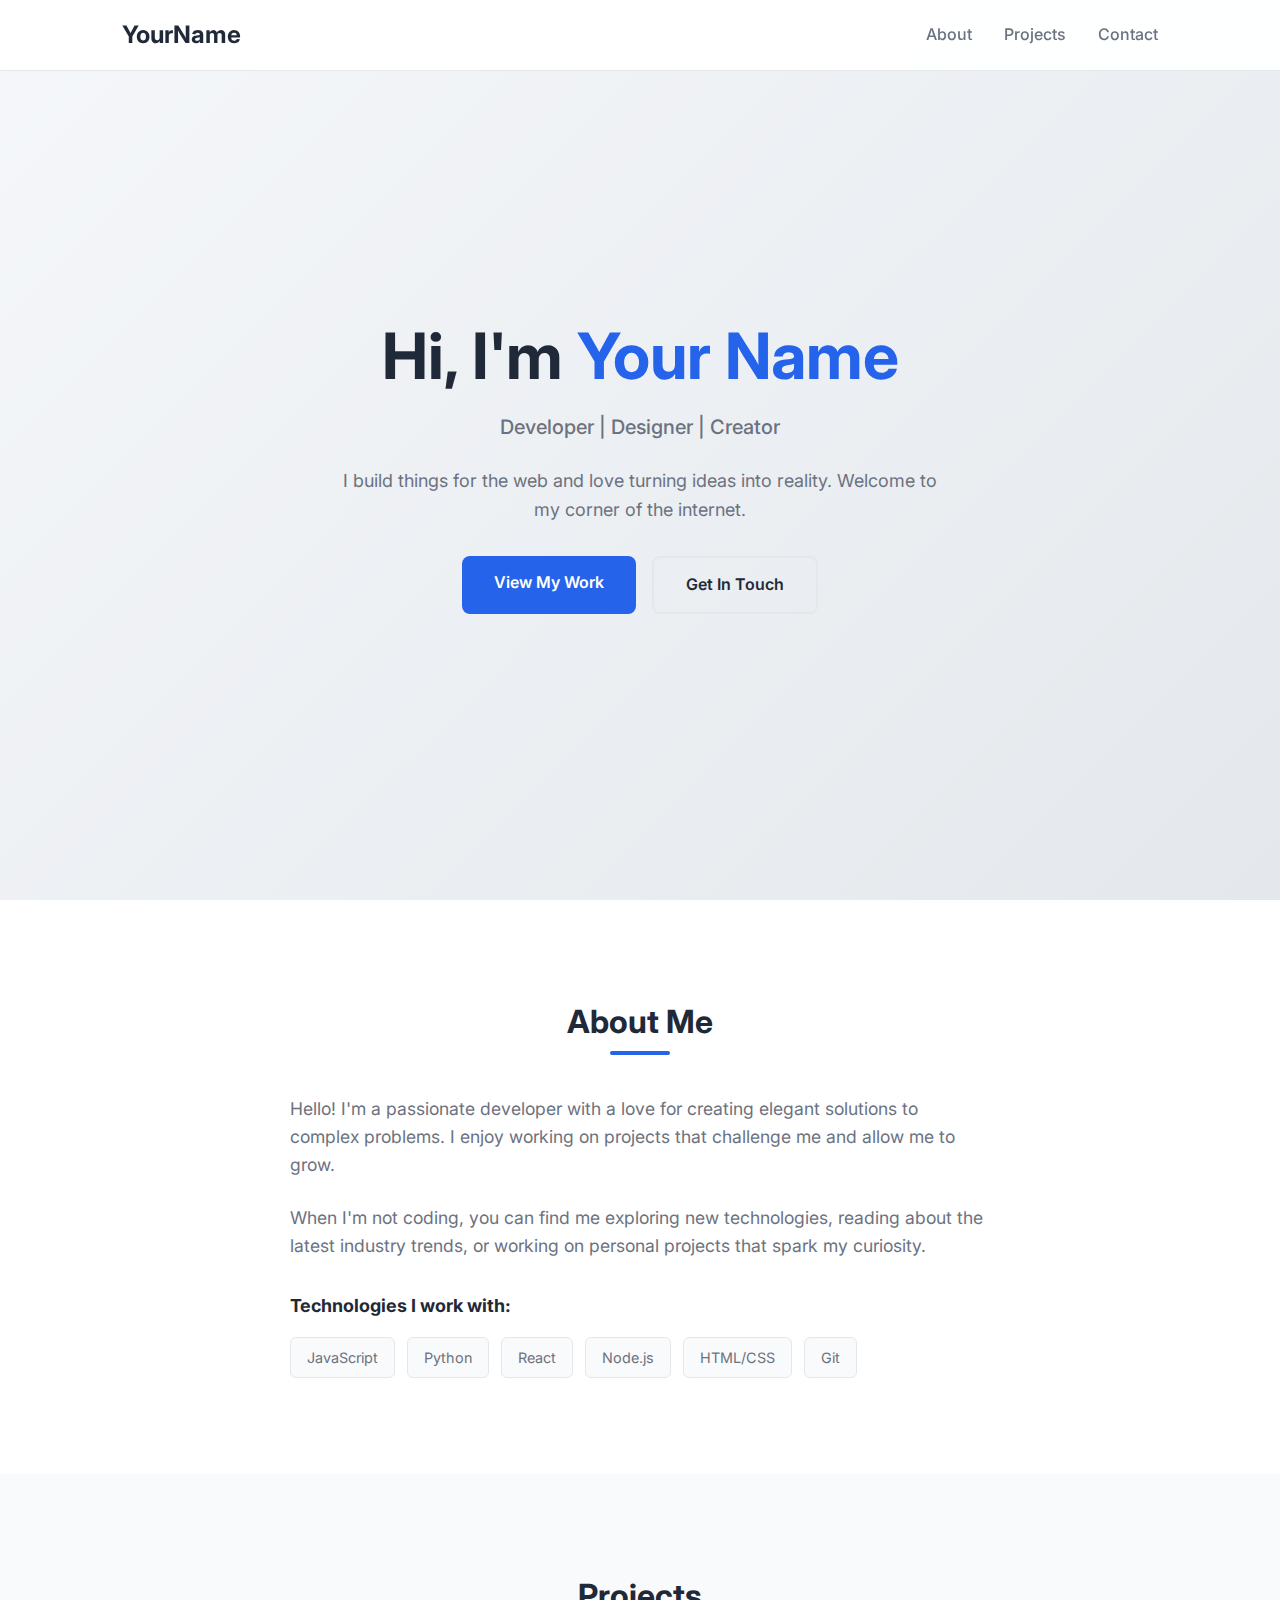
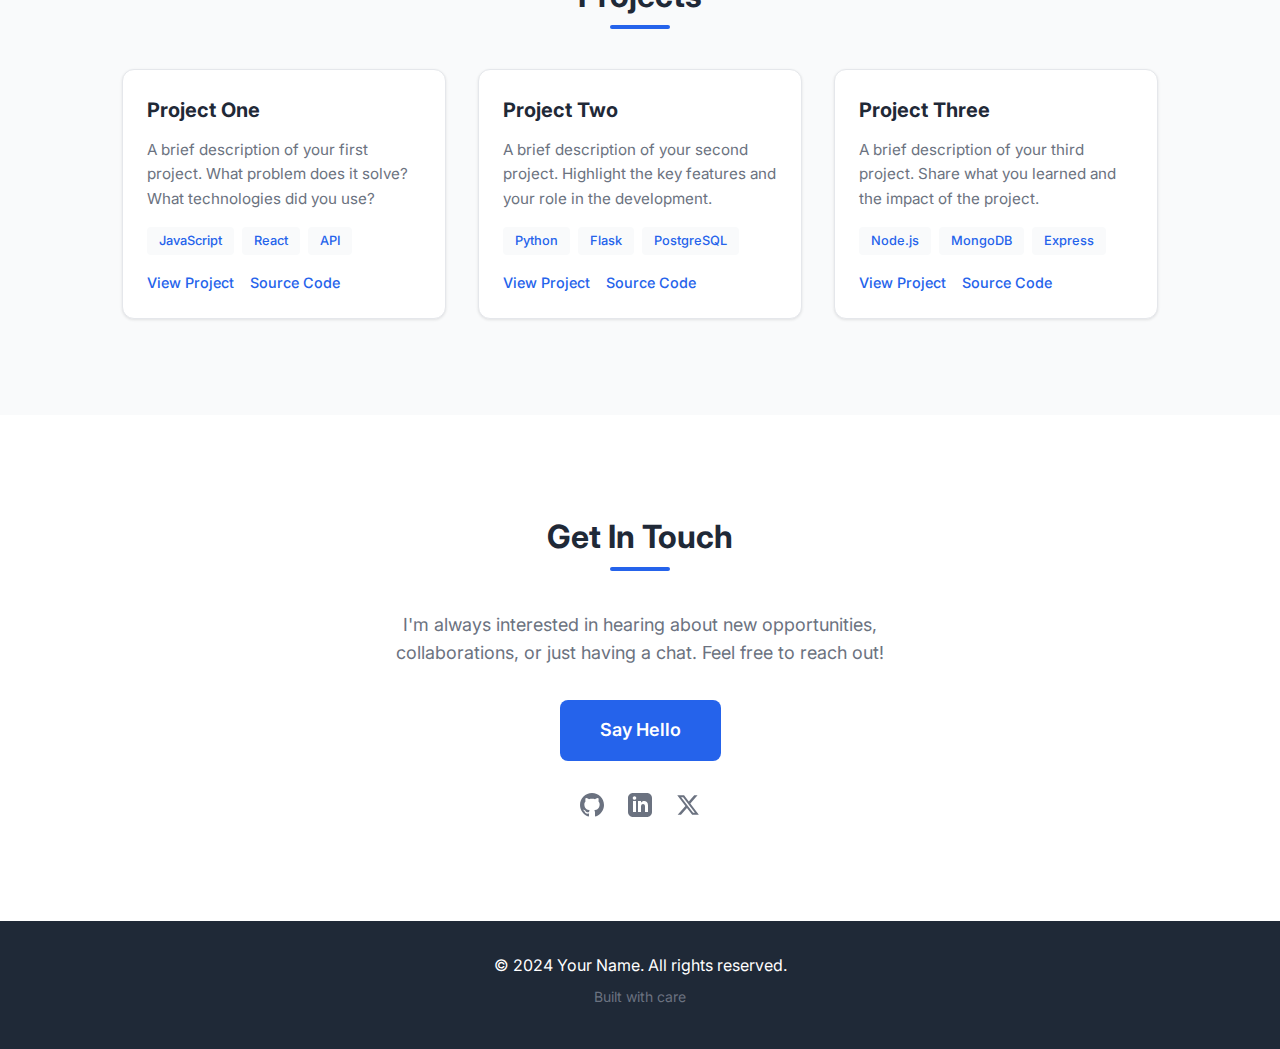
<file: index.html>
<!DOCTYPE html>
<html lang="en">
<head>
    <meta charset="UTF-8">
    <meta name="viewport" content="width=device-width, initial-scale=1.0">
    <title>Your Name - Personal Website</title>
    <link rel="stylesheet" href="style.css">
    <link rel="preconnect" href="https://fonts.googleapis.com">
    <link rel="preconnect" href="https://fonts.gstatic.com" crossorigin>
    <link href="https://fonts.googleapis.com/css2?family=Inter:wght@300;400;500;600;700&display=swap" rel="stylesheet">
</head>
<body>
    <nav class="navbar">
        <div class="nav-container">
            <a href="#" class="nav-logo">YourName</a>
            <ul class="nav-menu">
                <li><a href="#about">About</a></li>
                <li><a href="#projects">Projects</a></li>
                <li><a href="#contact">Contact</a></li>
            </ul>
        </div>
    </nav>

    <header class="hero">
        <div class="hero-content">
            <h1>Hi, I'm <span class="highlight">Your Name</span></h1>
            <p class="hero-subtitle">Developer | Designer | Creator</p>
            <p class="hero-description">
                I build things for the web and love turning ideas into reality.
                Welcome to my corner of the internet.
            </p>
            <div class="hero-buttons">
                <a href="#projects" class="btn btn-primary">View My Work</a>
                <a href="#contact" class="btn btn-secondary">Get In Touch</a>
            </div>
        </div>
    </header>

    <section id="about" class="section">
        <div class="container">
            <h2 class="section-title">About Me</h2>
            <div class="about-content">
                <div class="about-text">
                    <p>
                        Hello! I'm a passionate developer with a love for creating
                        elegant solutions to complex problems. I enjoy working on
                        projects that challenge me and allow me to grow.
                    </p>
                    <p>
                        When I'm not coding, you can find me exploring new technologies,
                        reading about the latest industry trends, or working on personal
                        projects that spark my curiosity.
                    </p>
                    <div class="skills">
                        <h3>Technologies I work with:</h3>
                        <ul class="skills-list">
                            <li>JavaScript</li>
                            <li>Python</li>
                            <li>React</li>
                            <li>Node.js</li>
                            <li>HTML/CSS</li>
                            <li>Git</li>
                        </ul>
                    </div>
                </div>
            </div>
        </div>
    </section>

    <section id="projects" class="section section-alt">
        <div class="container">
            <h2 class="section-title">Projects</h2>
            <div class="projects-grid">
                <div class="project-card">
                    <div class="project-content">
                        <h3>Project One</h3>
                        <p>A brief description of your first project. What problem does it solve? What technologies did you use?</p>
                        <div class="project-tags">
                            <span class="tag">JavaScript</span>
                            <span class="tag">React</span>
                            <span class="tag">API</span>
                        </div>
                        <div class="project-links">
                            <a href="#" class="project-link">View Project</a>
                            <a href="#" class="project-link">Source Code</a>
                        </div>
                    </div>
                </div>

                <div class="project-card">
                    <div class="project-content">
                        <h3>Project Two</h3>
                        <p>A brief description of your second project. Highlight the key features and your role in the development.</p>
                        <div class="project-tags">
                            <span class="tag">Python</span>
                            <span class="tag">Flask</span>
                            <span class="tag">PostgreSQL</span>
                        </div>
                        <div class="project-links">
                            <a href="#" class="project-link">View Project</a>
                            <a href="#" class="project-link">Source Code</a>
                        </div>
                    </div>
                </div>

                <div class="project-card">
                    <div class="project-content">
                        <h3>Project Three</h3>
                        <p>A brief description of your third project. Share what you learned and the impact of the project.</p>
                        <div class="project-tags">
                            <span class="tag">Node.js</span>
                            <span class="tag">MongoDB</span>
                            <span class="tag">Express</span>
                        </div>
                        <div class="project-links">
                            <a href="#" class="project-link">View Project</a>
                            <a href="#" class="project-link">Source Code</a>
                        </div>
                    </div>
                </div>
            </div>
        </div>
    </section>

    <section id="contact" class="section">
        <div class="container">
            <h2 class="section-title">Get In Touch</h2>
            <div class="contact-content">
                <p class="contact-text">
                    I'm always interested in hearing about new opportunities,
                    collaborations, or just having a chat. Feel free to reach out!
                </p>
                <a href="mailto:your.email@example.com" class="btn btn-primary btn-large">
                    Say Hello
                </a>
                <div class="social-links">
                    <a href="https://github.com/yourusername" class="social-link" target="_blank" rel="noopener noreferrer">
                        <svg xmlns="http://www.w3.org/2000/svg" width="24" height="24" viewBox="0 0 24 24" fill="currentColor">
                            <path d="M12 0c-6.626 0-12 5.373-12 12 0 5.302 3.438 9.8 8.207 11.387.599.111.793-.261.793-.577v-2.234c-3.338.726-4.033-1.416-4.033-1.416-.546-1.387-1.333-1.756-1.333-1.756-1.089-.745.083-.729.083-.729 1.205.084 1.839 1.237 1.839 1.237 1.07 1.834 2.807 1.304 3.492.997.107-.775.418-1.305.762-1.604-2.665-.305-5.467-1.334-5.467-5.931 0-1.311.469-2.381 1.236-3.221-.124-.303-.535-1.524.117-3.176 0 0 1.008-.322 3.301 1.23.957-.266 1.983-.399 3.003-.404 1.02.005 2.047.138 3.006.404 2.291-1.552 3.297-1.23 3.297-1.23.653 1.653.242 2.874.118 3.176.77.84 1.235 1.911 1.235 3.221 0 4.609-2.807 5.624-5.479 5.921.43.372.823 1.102.823 2.222v3.293c0 .319.192.694.801.576 4.765-1.589 8.199-6.086 8.199-11.386 0-6.627-5.373-12-12-12z"/>
                        </svg>
                    </a>
                    <a href="https://linkedin.com/in/yourusername" class="social-link" target="_blank" rel="noopener noreferrer">
                        <svg xmlns="http://www.w3.org/2000/svg" width="24" height="24" viewBox="0 0 24 24" fill="currentColor">
                            <path d="M19 0h-14c-2.761 0-5 2.239-5 5v14c0 2.761 2.239 5 5 5h14c2.762 0 5-2.239 5-5v-14c0-2.761-2.238-5-5-5zm-11 19h-3v-11h3v11zm-1.5-12.268c-.966 0-1.75-.79-1.75-1.764s.784-1.764 1.75-1.764 1.75.79 1.75 1.764-.783 1.764-1.75 1.764zm13.5 12.268h-3v-5.604c0-3.368-4-3.113-4 0v5.604h-3v-11h3v1.765c1.396-2.586 7-2.777 7 2.476v6.759z"/>
                        </svg>
                    </a>
                    <a href="https://twitter.com/yourusername" class="social-link" target="_blank" rel="noopener noreferrer">
                        <svg xmlns="http://www.w3.org/2000/svg" width="24" height="24" viewBox="0 0 24 24" fill="currentColor">
                            <path d="M18.244 2.25h3.308l-7.227 8.26 8.502 11.24H16.17l-5.214-6.817L4.99 21.75H1.68l7.73-8.835L1.254 2.25H8.08l4.713 6.231zm-1.161 17.52h1.833L7.084 4.126H5.117z"/>
                        </svg>
                    </a>
                </div>
            </div>
        </div>
    </section>

    <footer class="footer">
        <div class="container">
            <p>&copy; 2024 Your Name. All rights reserved.</p>
            <p class="footer-note">Built with care</p>
        </div>
    </footer>
</body>
</html>
</file>
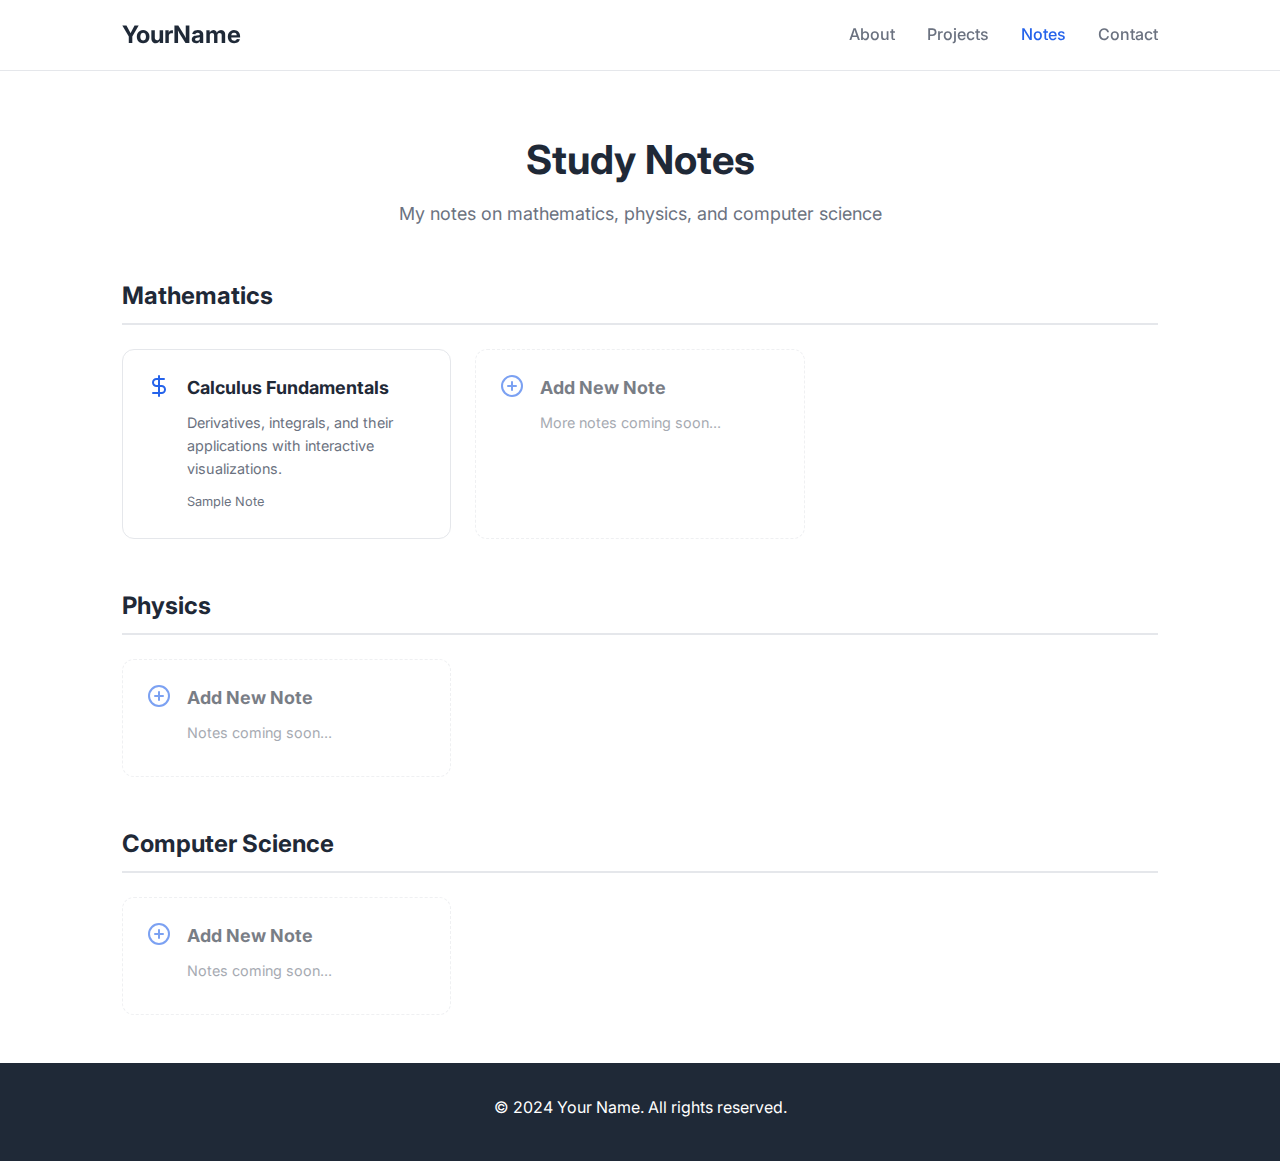
<file: notes/index.html>
<!DOCTYPE html>
<html lang="en">
<head>
    <meta charset="UTF-8">
    <meta name="viewport" content="width=device-width, initial-scale=1.0">
    <title>Notes - Your Name</title>
    <link rel="stylesheet" href="../style.css">
    <link rel="preconnect" href="https://fonts.googleapis.com">
    <link rel="preconnect" href="https://fonts.gstatic.com" crossorigin>
    <link href="https://fonts.googleapis.com/css2?family=Inter:wght@300;400;500;600;700&display=swap" rel="stylesheet">
</head>
<body>
    <nav class="navbar">
        <div class="nav-container">
            <a href="../index.html" class="nav-logo">YourName</a>
            <button class="nav-toggle" aria-label="Toggle menu">
                <span class="hamburger"></span>
            </button>
            <ul class="nav-menu">
                <li><a href="../about.html">About</a></li>
                <li><a href="../projects.html">Projects</a></li>
                <li><a href="index.html" class="active">Notes</a></li>
                <li><a href="../contact.html">Contact</a></li>
            </ul>
        </div>
    </nav>
    <script>
        document.querySelector('.nav-toggle').addEventListener('click', () => {
            document.querySelector('.nav-menu').classList.toggle('active');
            document.querySelector('.nav-toggle').classList.toggle('active');
        });
    </script>

    <main class="page-content">
        <div class="container">
            <header class="page-header">
                <h1>Study Notes</h1>
                <p class="page-subtitle">My notes on mathematics, physics, and computer science</p>
            </header>

            <section class="notes-section">
                <h2>Mathematics</h2>
                <div class="notes-grid">
                    <a href="calculus-fundamentals.html" class="note-card">
                        <div class="note-icon">
                            <svg xmlns="http://www.w3.org/2000/svg" width="24" height="24" viewBox="0 0 24 24" fill="none" stroke="currentColor" stroke-width="2" stroke-linecap="round" stroke-linejoin="round">
                                <line x1="12" y1="2" x2="12" y2="22"></line>
                                <path d="M17 5H9.5a3.5 3.5 0 0 0 0 7h5a3.5 3.5 0 0 1 0 7H6"></path>
                            </svg>
                        </div>
                        <div class="note-content">
                            <h3>Calculus Fundamentals</h3>
                            <p>Derivatives, integrals, and their applications with interactive visualizations.</p>
                            <span class="note-date">Sample Note</span>
                        </div>
                    </a>

                    <a href="#" class="note-card note-placeholder">
                        <div class="note-icon">
                            <svg xmlns="http://www.w3.org/2000/svg" width="24" height="24" viewBox="0 0 24 24" fill="none" stroke="currentColor" stroke-width="2" stroke-linecap="round" stroke-linejoin="round">
                                <circle cx="12" cy="12" r="10"></circle>
                                <line x1="12" y1="8" x2="12" y2="16"></line>
                                <line x1="8" y1="12" x2="16" y2="12"></line>
                            </svg>
                        </div>
                        <div class="note-content">
                            <h3>Add New Note</h3>
                            <p>More notes coming soon...</p>
                        </div>
                    </a>
                </div>
            </section>

            <section class="notes-section">
                <h2>Physics</h2>
                <div class="notes-grid">
                    <a href="#" class="note-card note-placeholder">
                        <div class="note-icon">
                            <svg xmlns="http://www.w3.org/2000/svg" width="24" height="24" viewBox="0 0 24 24" fill="none" stroke="currentColor" stroke-width="2" stroke-linecap="round" stroke-linejoin="round">
                                <circle cx="12" cy="12" r="10"></circle>
                                <line x1="12" y1="8" x2="12" y2="16"></line>
                                <line x1="8" y1="12" x2="16" y2="12"></line>
                            </svg>
                        </div>
                        <div class="note-content">
                            <h3>Add New Note</h3>
                            <p>Notes coming soon...</p>
                        </div>
                    </a>
                </div>
            </section>

            <section class="notes-section">
                <h2>Computer Science</h2>
                <div class="notes-grid">
                    <a href="#" class="note-card note-placeholder">
                        <div class="note-icon">
                            <svg xmlns="http://www.w3.org/2000/svg" width="24" height="24" viewBox="0 0 24 24" fill="none" stroke="currentColor" stroke-width="2" stroke-linecap="round" stroke-linejoin="round">
                                <circle cx="12" cy="12" r="10"></circle>
                                <line x1="12" y1="8" x2="12" y2="16"></line>
                                <line x1="8" y1="12" x2="16" y2="12"></line>
                            </svg>
                        </div>
                        <div class="note-content">
                            <h3>Add New Note</h3>
                            <p>Notes coming soon...</p>
                        </div>
                    </a>
                </div>
            </section>
        </div>
    </main>

    <footer class="footer">
        <div class="container">
            <p>&copy; 2024 Your Name. All rights reserved.</p>
        </div>
    </footer>
</body>
</html>
</file>
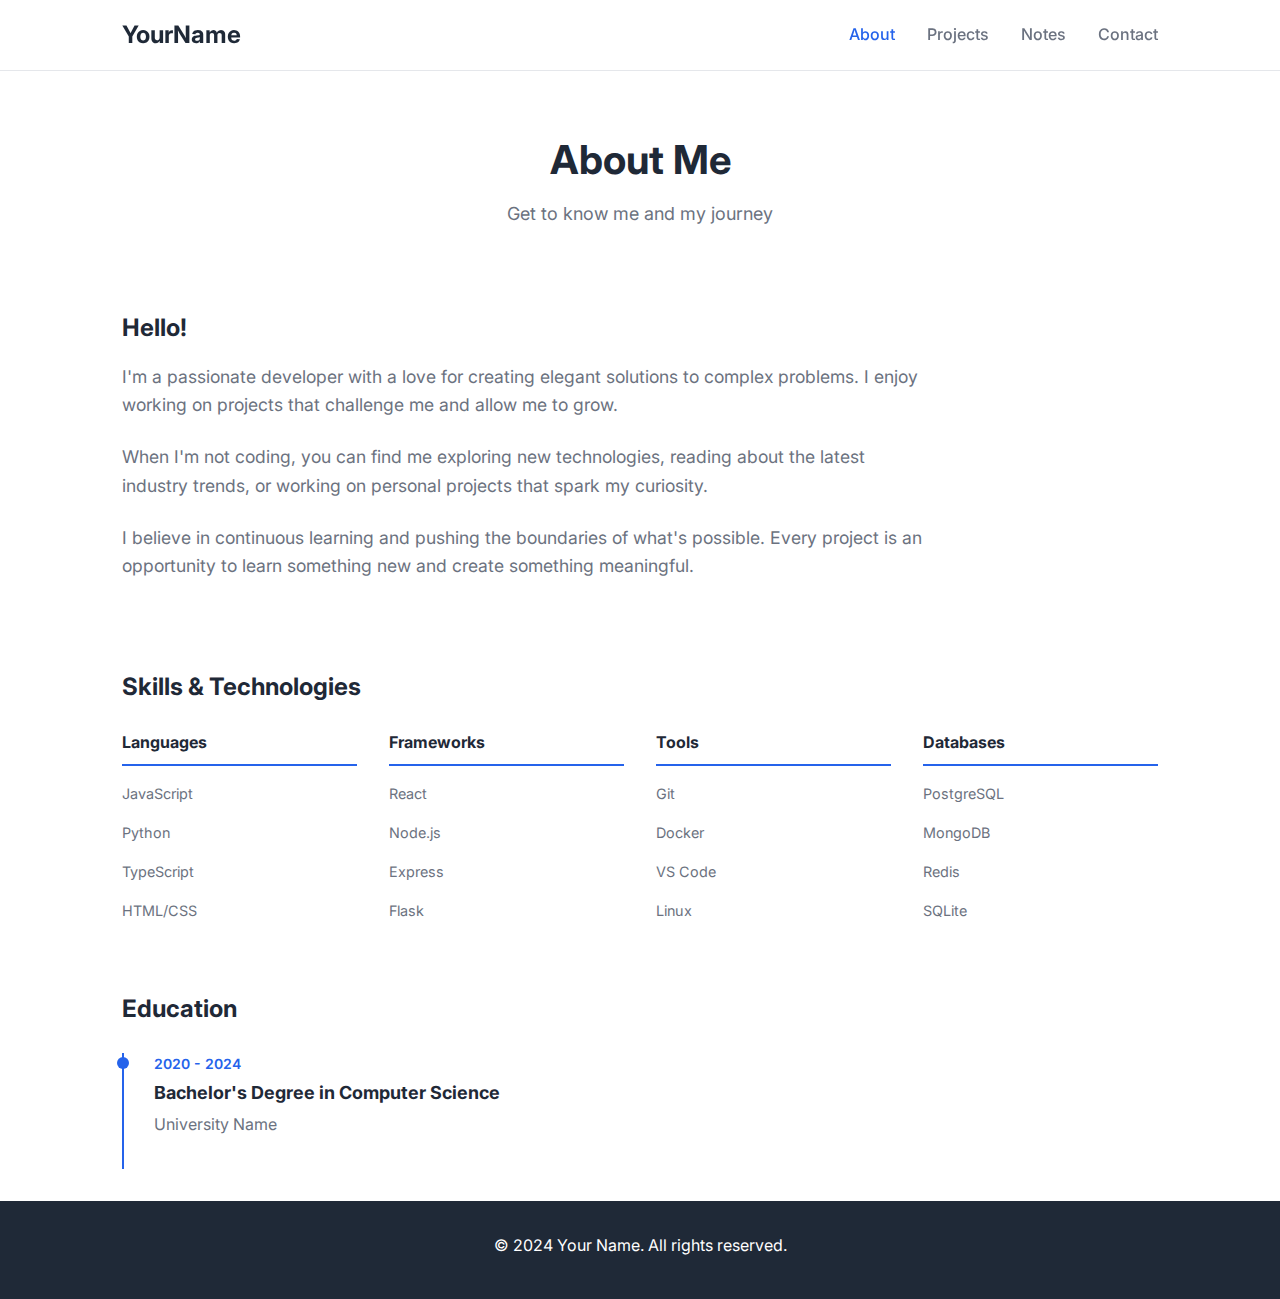
<file: about.html>
<!DOCTYPE html>
<html lang="en">
<head>
    <meta charset="UTF-8">
    <meta name="viewport" content="width=device-width, initial-scale=1.0">
    <title>About - Your Name</title>
    <link rel="stylesheet" href="style.css">
    <link rel="preconnect" href="https://fonts.googleapis.com">
    <link rel="preconnect" href="https://fonts.gstatic.com" crossorigin>
    <link href="https://fonts.googleapis.com/css2?family=Inter:wght@300;400;500;600;700&display=swap" rel="stylesheet">
</head>
<body>
    <nav class="navbar">
        <div class="nav-container">
            <a href="index.html" class="nav-logo">YourName</a>
            <button class="nav-toggle" aria-label="Toggle menu">
                <span class="hamburger"></span>
            </button>
            <ul class="nav-menu">
                <li><a href="about.html" class="active">About</a></li>
                <li><a href="projects.html">Projects</a></li>
                <li><a href="notes/index.html">Notes</a></li>
                <li><a href="contact.html">Contact</a></li>
            </ul>
        </div>
    </nav>
    <script>
        document.querySelector('.nav-toggle').addEventListener('click', () => {
            document.querySelector('.nav-menu').classList.toggle('active');
            document.querySelector('.nav-toggle').classList.toggle('active');
        });
    </script>

    <main class="page-content">
        <div class="container">
            <header class="page-header">
                <h1>About Me</h1>
                <p class="page-subtitle">Get to know me and my journey</p>
            </header>

            <section class="content-section">
                <div class="about-grid">
                    <div class="about-text">
                        <h2>Hello!</h2>
                        <p>
                            I'm a passionate developer with a love for creating
                            elegant solutions to complex problems. I enjoy working on
                            projects that challenge me and allow me to grow.
                        </p>
                        <p>
                            When I'm not coding, you can find me exploring new technologies,
                            reading about the latest industry trends, or working on personal
                            projects that spark my curiosity.
                        </p>
                        <p>
                            I believe in continuous learning and pushing the boundaries of
                            what's possible. Every project is an opportunity to learn something
                            new and create something meaningful.
                        </p>
                    </div>
                </div>
            </section>

            <section class="content-section">
                <h2>Skills & Technologies</h2>
                <div class="skills-grid">
                    <div class="skill-category">
                        <h3>Languages</h3>
                        <ul class="skills-list">
                            <li>JavaScript</li>
                            <li>Python</li>
                            <li>TypeScript</li>
                            <li>HTML/CSS</li>
                        </ul>
                    </div>
                    <div class="skill-category">
                        <h3>Frameworks</h3>
                        <ul class="skills-list">
                            <li>React</li>
                            <li>Node.js</li>
                            <li>Express</li>
                            <li>Flask</li>
                        </ul>
                    </div>
                    <div class="skill-category">
                        <h3>Tools</h3>
                        <ul class="skills-list">
                            <li>Git</li>
                            <li>Docker</li>
                            <li>VS Code</li>
                            <li>Linux</li>
                        </ul>
                    </div>
                    <div class="skill-category">
                        <h3>Databases</h3>
                        <ul class="skills-list">
                            <li>PostgreSQL</li>
                            <li>MongoDB</li>
                            <li>Redis</li>
                            <li>SQLite</li>
                        </ul>
                    </div>
                </div>
            </section>

            <section class="content-section">
                <h2>Education</h2>
                <div class="timeline">
                    <div class="timeline-item">
                        <div class="timeline-date">2020 - 2024</div>
                        <div class="timeline-content">
                            <h3>Bachelor's Degree in Computer Science</h3>
                            <p>University Name</p>
                        </div>
                    </div>
                </div>
            </section>
        </div>
    </main>

    <footer class="footer">
        <div class="container">
            <p>&copy; 2024 Your Name. All rights reserved.</p>
        </div>
    </footer>
</body>
</html>
</file>
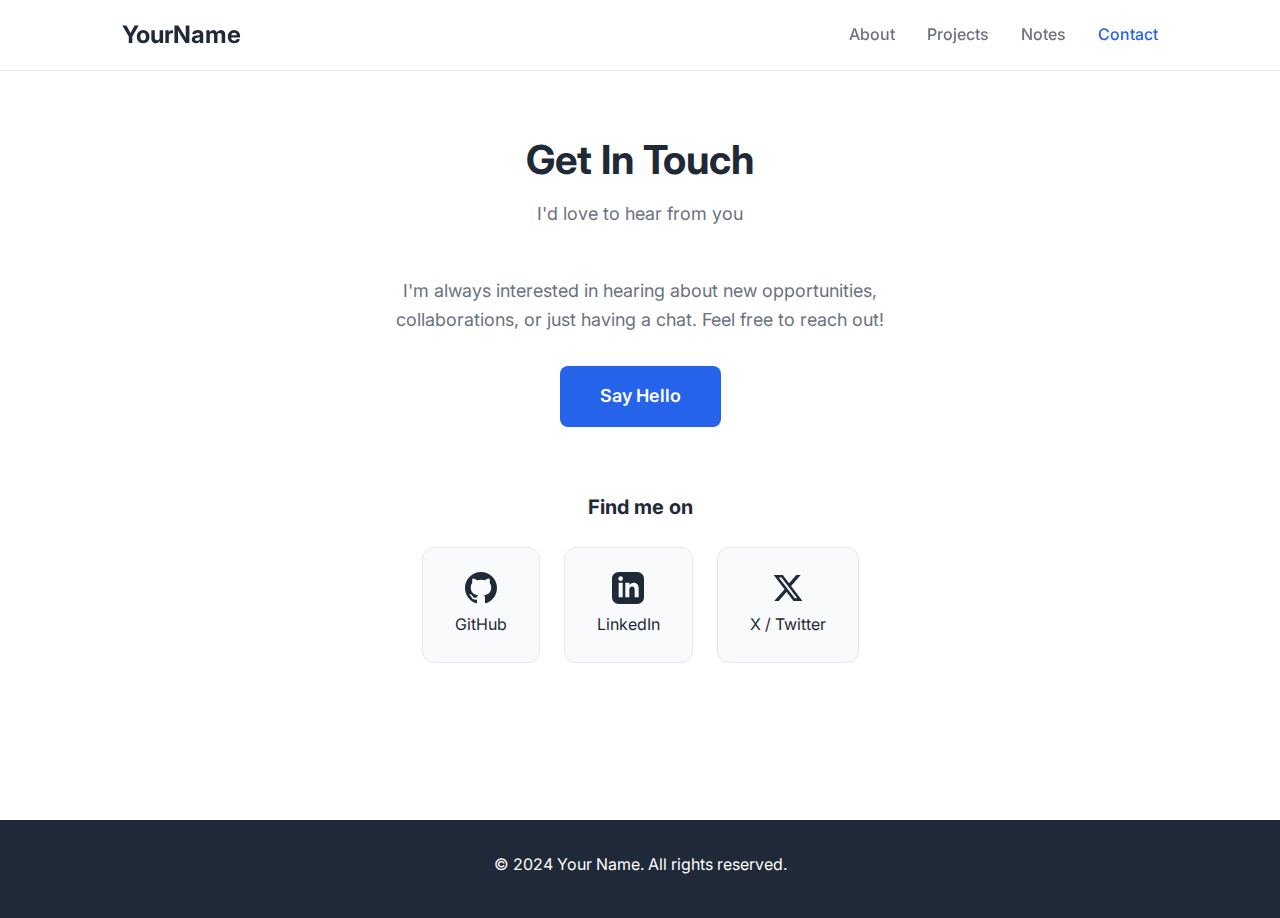
<file: contact.html>
<!DOCTYPE html>
<html lang="en">
<head>
    <meta charset="UTF-8">
    <meta name="viewport" content="width=device-width, initial-scale=1.0">
    <title>Contact - Your Name</title>
    <link rel="stylesheet" href="style.css">
    <link rel="preconnect" href="https://fonts.googleapis.com">
    <link rel="preconnect" href="https://fonts.gstatic.com" crossorigin>
    <link href="https://fonts.googleapis.com/css2?family=Inter:wght@300;400;500;600;700&display=swap" rel="stylesheet">
</head>
<body>
    <nav class="navbar">
        <div class="nav-container">
            <a href="index.html" class="nav-logo">YourName</a>
            <ul class="nav-menu">
                <li><a href="about.html">About</a></li>
                <li><a href="projects.html">Projects</a></li>
                <li><a href="notes/index.html">Notes</a></li>
                <li><a href="contact.html" class="active">Contact</a></li>
            </ul>
        </div>
    </nav>

    <main class="page-content">
        <div class="container">
            <header class="page-header">
                <h1>Get In Touch</h1>
                <p class="page-subtitle">I'd love to hear from you</p>
            </header>

            <section class="contact-section">
                <div class="contact-content">
                    <p class="contact-text">
                        I'm always interested in hearing about new opportunities,
                        collaborations, or just having a chat. Feel free to reach out!
                    </p>
                    <a href="mailto:your.email@example.com" class="btn btn-primary btn-large">
                        Say Hello
                    </a>
                </div>

                <div class="social-section">
                    <h2>Find me on</h2>
                    <div class="social-links-large">
                        <a href="https://github.com/yourusername" class="social-card" target="_blank" rel="noopener noreferrer">
                            <svg xmlns="http://www.w3.org/2000/svg" width="32" height="32" viewBox="0 0 24 24" fill="currentColor">
                                <path d="M12 0c-6.626 0-12 5.373-12 12 0 5.302 3.438 9.8 8.207 11.387.599.111.793-.261.793-.577v-2.234c-3.338.726-4.033-1.416-4.033-1.416-.546-1.387-1.333-1.756-1.333-1.756-1.089-.745.083-.729.083-.729 1.205.084 1.839 1.237 1.839 1.237 1.07 1.834 2.807 1.304 3.492.997.107-.775.418-1.305.762-1.604-2.665-.305-5.467-1.334-5.467-5.931 0-1.311.469-2.381 1.236-3.221-.124-.303-.535-1.524.117-3.176 0 0 1.008-.322 3.301 1.23.957-.266 1.983-.399 3.003-.404 1.02.005 2.047.138 3.006.404 2.291-1.552 3.297-1.23 3.297-1.23.653 1.653.242 2.874.118 3.176.77.84 1.235 1.911 1.235 3.221 0 4.609-2.807 5.624-5.479 5.921.43.372.823 1.102.823 2.222v3.293c0 .319.192.694.801.576 4.765-1.589 8.199-6.086 8.199-11.386 0-6.627-5.373-12-12-12z"/>
                            </svg>
                            <span>GitHub</span>
                        </a>
                        <a href="https://linkedin.com/in/yourusername" class="social-card" target="_blank" rel="noopener noreferrer">
                            <svg xmlns="http://www.w3.org/2000/svg" width="32" height="32" viewBox="0 0 24 24" fill="currentColor">
                                <path d="M19 0h-14c-2.761 0-5 2.239-5 5v14c0 2.761 2.239 5 5 5h14c2.762 0 5-2.239 5-5v-14c0-2.761-2.238-5-5-5zm-11 19h-3v-11h3v11zm-1.5-12.268c-.966 0-1.75-.79-1.75-1.764s.784-1.764 1.75-1.764 1.75.79 1.75 1.764-.783 1.764-1.75 1.764zm13.5 12.268h-3v-5.604c0-3.368-4-3.113-4 0v5.604h-3v-11h3v1.765c1.396-2.586 7-2.777 7 2.476v6.759z"/>
                            </svg>
                            <span>LinkedIn</span>
                        </a>
                        <a href="https://twitter.com/yourusername" class="social-card" target="_blank" rel="noopener noreferrer">
                            <svg xmlns="http://www.w3.org/2000/svg" width="32" height="32" viewBox="0 0 24 24" fill="currentColor">
                                <path d="M18.244 2.25h3.308l-7.227 8.26 8.502 11.24H16.17l-5.214-6.817L4.99 21.75H1.68l7.73-8.835L1.254 2.25H8.08l4.713 6.231zm-1.161 17.52h1.833L7.084 4.126H5.117z"/>
                            </svg>
                            <span>X / Twitter</span>
                        </a>
                    </div>
                </div>
            </section>
        </div>
    </main>

    <footer class="footer">
        <div class="container">
            <p>&copy; 2024 Your Name. All rights reserved.</p>
        </div>
    </footer>
</body>
</html>
</file>
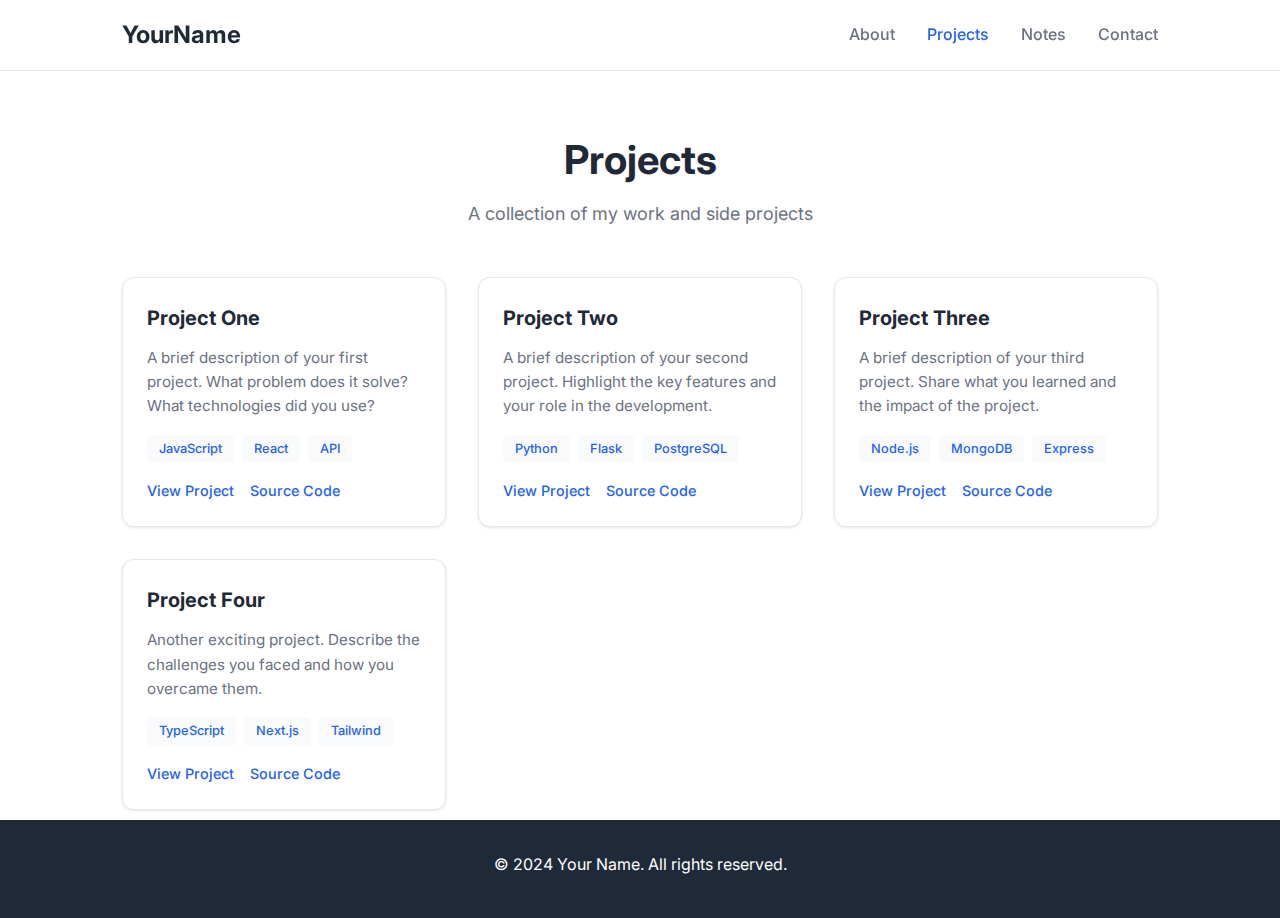
<file: projects.html>
<!DOCTYPE html>
<html lang="en">
<head>
    <meta charset="UTF-8">
    <meta name="viewport" content="width=device-width, initial-scale=1.0">
    <title>Projects - Your Name</title>
    <link rel="stylesheet" href="style.css">
    <link rel="preconnect" href="https://fonts.googleapis.com">
    <link rel="preconnect" href="https://fonts.gstatic.com" crossorigin>
    <link href="https://fonts.googleapis.com/css2?family=Inter:wght@300;400;500;600;700&display=swap" rel="stylesheet">
</head>
<body>
    <nav class="navbar">
        <div class="nav-container">
            <a href="index.html" class="nav-logo">YourName</a>
            <button class="nav-toggle" aria-label="Toggle menu">
                <span class="hamburger"></span>
            </button>
            <ul class="nav-menu">
                <li><a href="about.html">About</a></li>
                <li><a href="projects.html" class="active">Projects</a></li>
                <li><a href="notes/index.html">Notes</a></li>
                <li><a href="contact.html">Contact</a></li>
            </ul>
        </div>
    </nav>
    <script>
        document.querySelector('.nav-toggle').addEventListener('click', () => {
            document.querySelector('.nav-menu').classList.toggle('active');
            document.querySelector('.nav-toggle').classList.toggle('active');
        });
    </script>

    <main class="page-content">
        <div class="container">
            <header class="page-header">
                <h1>Projects</h1>
                <p class="page-subtitle">A collection of my work and side projects</p>
            </header>

            <div class="projects-grid">
                <div class="project-card">
                    <div class="project-content">
                        <h3>Project One</h3>
                        <p>A brief description of your first project. What problem does it solve? What technologies did you use?</p>
                        <div class="project-tags">
                            <span class="tag">JavaScript</span>
                            <span class="tag">React</span>
                            <span class="tag">API</span>
                        </div>
                        <div class="project-links">
                            <a href="#" class="project-link">View Project</a>
                            <a href="#" class="project-link">Source Code</a>
                        </div>
                    </div>
                </div>

                <div class="project-card">
                    <div class="project-content">
                        <h3>Project Two</h3>
                        <p>A brief description of your second project. Highlight the key features and your role in the development.</p>
                        <div class="project-tags">
                            <span class="tag">Python</span>
                            <span class="tag">Flask</span>
                            <span class="tag">PostgreSQL</span>
                        </div>
                        <div class="project-links">
                            <a href="#" class="project-link">View Project</a>
                            <a href="#" class="project-link">Source Code</a>
                        </div>
                    </div>
                </div>

                <div class="project-card">
                    <div class="project-content">
                        <h3>Project Three</h3>
                        <p>A brief description of your third project. Share what you learned and the impact of the project.</p>
                        <div class="project-tags">
                            <span class="tag">Node.js</span>
                            <span class="tag">MongoDB</span>
                            <span class="tag">Express</span>
                        </div>
                        <div class="project-links">
                            <a href="#" class="project-link">View Project</a>
                            <a href="#" class="project-link">Source Code</a>
                        </div>
                    </div>
                </div>

                <div class="project-card">
                    <div class="project-content">
                        <h3>Project Four</h3>
                        <p>Another exciting project. Describe the challenges you faced and how you overcame them.</p>
                        <div class="project-tags">
                            <span class="tag">TypeScript</span>
                            <span class="tag">Next.js</span>
                            <span class="tag">Tailwind</span>
                        </div>
                        <div class="project-links">
                            <a href="#" class="project-link">View Project</a>
                            <a href="#" class="project-link">Source Code</a>
                        </div>
                    </div>
                </div>
            </div>
        </div>
    </main>

    <footer class="footer">
        <div class="container">
            <p>&copy; 2024 Your Name. All rights reserved.</p>
        </div>
    </footer>
</body>
</html>
</file>
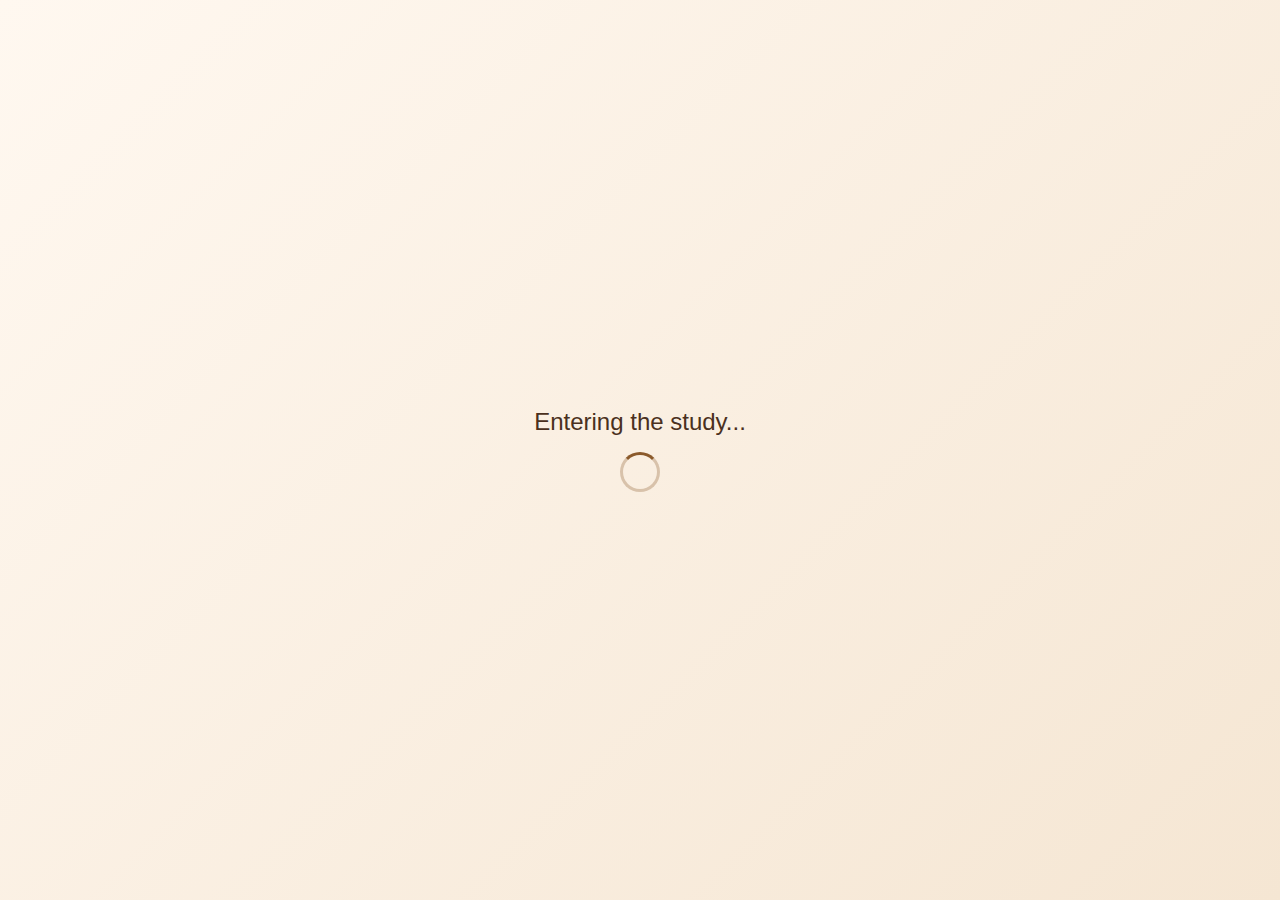
<file: room.html>
<!DOCTYPE html>
<html lang="en">
<head>
    <meta charset="UTF-8">
    <meta name="viewport" content="width=device-width, initial-scale=1.0">
    <title>Explore - 3D Room</title>
    <style>
        * {
            margin: 0;
            padding: 0;
            box-sizing: border-box;
        }

        body {
            font-family: 'Inter', -apple-system, BlinkMacSystemFont, sans-serif;
            overflow: hidden;
            background: #87ceeb;
        }

        #info {
            position: fixed;
            top: 0;
            left: 0;
            right: 0;
            padding: 20px;
            text-align: center;
            color: #2d1810;
            background: rgba(255, 248, 240, 0.9);
            z-index: 100;
            transition: opacity 0.5s;
            border-bottom: 2px solid rgba(139, 90, 43, 0.3);
        }

        #info h1 {
            font-size: 1.5rem;
            margin-bottom: 0.5rem;
            color: #4a3020;
        }

        #info p {
            font-size: 0.9rem;
            opacity: 0.8;
        }

        #crosshair {
            position: fixed;
            top: 50%;
            left: 50%;
            transform: translate(-50%, -50%);
            width: 6px;
            height: 6px;
            background: rgba(255, 255, 255, 0.8);
            border-radius: 50%;
            pointer-events: none;
            z-index: 100;
            opacity: 0;
            box-shadow: 0 0 4px rgba(0,0,0,0.5);
        }

        #tooltip {
            position: fixed;
            top: 60%;
            left: 50%;
            transform: translateX(-50%);
            padding: 12px 24px;
            background: rgba(74, 48, 32, 0.95);
            color: #fff8f0;
            border-radius: 8px;
            font-size: 1rem;
            pointer-events: none;
            z-index: 100;
            opacity: 0;
            transition: opacity 0.3s;
            border: 1px solid rgba(139, 90, 43, 0.5);
        }

        #loading {
            position: fixed;
            top: 0;
            left: 0;
            right: 0;
            bottom: 0;
            background: linear-gradient(135deg, #fff8f0 0%, #f5e6d3 100%);
            display: flex;
            flex-direction: column;
            align-items: center;
            justify-content: center;
            color: #4a3020;
            z-index: 1000;
        }

        #loading h2 {
            margin-bottom: 1rem;
            font-weight: 400;
        }

        .spinner {
            width: 40px;
            height: 40px;
            border: 3px solid rgba(139, 90, 43, 0.3);
            border-top-color: #8b5a2b;
            border-radius: 50%;
            animation: spin 1s linear infinite;
        }

        @keyframes spin {
            to { transform: rotate(360deg); }
        }

        #back-link {
            position: fixed;
            bottom: 20px;
            left: 20px;
            color: #4a3020;
            text-decoration: none;
            padding: 10px 20px;
            background: rgba(255, 248, 240, 0.9);
            border-radius: 8px;
            z-index: 100;
            font-size: 0.9rem;
            transition: background 0.3s;
            border: 1px solid rgba(139, 90, 43, 0.3);
        }

        #back-link:hover {
            background: rgba(255, 248, 240, 1);
        }

        canvas {
            display: block;
        }
    </style>
</head>
<body>
    <div id="loading">
        <h2>Entering the study...</h2>
        <div class="spinner"></div>
    </div>

    <div id="info">
        <h1>Welcome to My Study</h1>
        <p>Click to look around. WASD to move. Explore the room and interact with objects.</p>
    </div>

    <div id="crosshair"></div>
    <div id="tooltip"></div>

    <a href="index.html" id="back-link">← Back to main site</a>

    <script type="importmap">
    {
        "imports": {
            "three": "https://cdn.jsdelivr.net/npm/three@0.160.0/build/three.module.js",
            "three/addons/": "https://cdn.jsdelivr.net/npm/three@0.160.0/examples/jsm/"
        }
    }
    </script>

    <script type="module">
        import * as THREE from 'three';
        import { PointerLockControls } from 'three/addons/controls/PointerLockControls.js';
        import { GLTFLoader } from 'three/addons/loaders/GLTFLoader.js';
        import { DRACOLoader } from 'three/addons/loaders/DRACOLoader.js';

        // ============================================
        // MODEL LOADING SYSTEM
        // ============================================

        const loadingManager = new THREE.LoadingManager();
        const gltfLoader = new GLTFLoader(loadingManager);

        // Setup DRACO loader for compressed models
        const dracoLoader = new DRACOLoader();
        dracoLoader.setDecoderPath('https://www.gstatic.com/draco/versioned/decoders/1.5.6/');
        gltfLoader.setDRACOLoader(dracoLoader);

        // Track loaded models
        const loadedModels = {};

        // Model loading helper
        function loadModel(url, name) {
            return new Promise((resolve, reject) => {
                gltfLoader.load(
                    url,
                    (gltf) => {
                        loadedModels[name] = gltf;
                        resolve(gltf);
                    },
                    undefined,
                    (error) => {
                        console.warn(`Failed to load model ${name}:`, error);
                        resolve(null); // Resolve with null so we can continue
                    }
                );
            });
        }

        // Scene setup - warm, sunlit atmosphere
        const scene = new THREE.Scene();
        scene.background = new THREE.Color(0xfff8f0);
        scene.fog = new THREE.Fog(0xfff8f0, 12, 30);

        const camera = new THREE.PerspectiveCamera(70, window.innerWidth / window.innerHeight, 0.1, 100);
        camera.position.set(0, 1.6, 2);

        const renderer = new THREE.WebGLRenderer({ antialias: true });
        renderer.setSize(window.innerWidth, window.innerHeight);
        renderer.setPixelRatio(Math.min(window.devicePixelRatio, 2));
        renderer.shadowMap.enabled = true;
        renderer.shadowMap.type = THREE.PCFSoftShadowMap;
        renderer.toneMapping = THREE.ACESFilmicToneMapping;
        renderer.toneMappingExposure = 1.2;
        document.body.appendChild(renderer.domElement);

        // Controls
        const controls = new PointerLockControls(camera, document.body);
        const info = document.getElementById('info');
        const crosshair = document.getElementById('crosshair');
        const tooltip = document.getElementById('tooltip');
        const loading = document.getElementById('loading');

        document.addEventListener('click', () => {
            if (!controls.isLocked) controls.lock();
        });

        controls.addEventListener('lock', () => {
            info.style.opacity = '0';
            crosshair.style.opacity = '1';
        });

        controls.addEventListener('unlock', () => {
            info.style.opacity = '1';
            crosshair.style.opacity = '0';
            tooltip.style.opacity = '0';
        });

        // Movement
        const velocity = new THREE.Vector3();
        const direction = new THREE.Vector3();
        let moveForward = false, moveBackward = false, moveLeft = false, moveRight = false;

        document.addEventListener('keydown', (e) => {
            switch(e.code) {
                case 'KeyW': case 'ArrowUp': moveForward = true; break;
                case 'KeyS': case 'ArrowDown': moveBackward = true; break;
                case 'KeyA': case 'ArrowLeft': moveLeft = true; break;
                case 'KeyD': case 'ArrowRight': moveRight = true; break;
            }
        });

        document.addEventListener('keyup', (e) => {
            switch(e.code) {
                case 'KeyW': case 'ArrowUp': moveForward = false; break;
                case 'KeyS': case 'ArrowDown': moveBackward = false; break;
                case 'KeyA': case 'ArrowLeft': moveLeft = false; break;
                case 'KeyD': case 'ArrowRight': moveRight = false; break;
            }
        });

        // ============================================
        // LIGHTING - Warm sunlight streaming through
        // ============================================

        // Strong ambient for base illumination
        const ambientLight = new THREE.AmbientLight(0xfff5e6, 1.5);
        scene.add(ambientLight);

        // Hemisphere light for natural sky/ground lighting
        const hemiLight = new THREE.HemisphereLight(0x87ceeb, 0x8b7355, 1.0);
        scene.add(hemiLight);

        // Main sunlight through window
        const sunLight = new THREE.DirectionalLight(0xffeaa7, 3.0);
        sunLight.position.set(5, 8, -2);
        sunLight.castShadow = true;
        sunLight.shadow.mapSize.width = 2048;
        sunLight.shadow.mapSize.height = 2048;
        sunLight.shadow.camera.near = 0.5;
        sunLight.shadow.camera.far = 25;
        sunLight.shadow.camera.left = -10;
        sunLight.shadow.camera.right = 10;
        sunLight.shadow.camera.top = 10;
        sunLight.shadow.camera.bottom = -10;
        sunLight.shadow.bias = -0.0001;
        scene.add(sunLight);

        // Secondary warm fill light
        const fillLight = new THREE.PointLight(0xffd699, 1.5, 15);
        fillLight.position.set(-2, 2.5, 0);
        scene.add(fillLight);

        // Soft light from window area
        const windowLight = new THREE.SpotLight(0xfffaf0, 2.5, 12, Math.PI / 3, 0.3);
        windowLight.position.set(3.8, 2.5, -2);
        windowLight.target.position.set(0, 0, 0);
        scene.add(windowLight);
        scene.add(windowLight.target);

        // ============================================
        // MATERIALS - Warm, lived-in textures
        // ============================================

        const wallMaterial = new THREE.MeshStandardMaterial({
            color: 0xf5e6d3,
            roughness: 0.9
        });

        const wallpaperMaterial = new THREE.MeshStandardMaterial({
            color: 0xe8d4c4,
            roughness: 0.85
        });

        const floorMaterial = new THREE.MeshStandardMaterial({
            color: 0x8b6914,
            roughness: 0.7
        });

        const woodDarkMaterial = new THREE.MeshStandardMaterial({
            color: 0x4a3728,
            roughness: 0.6
        });

        const woodLightMaterial = new THREE.MeshStandardMaterial({
            color: 0x8b7355,
            roughness: 0.65
        });

        const fabricMaterial = new THREE.MeshStandardMaterial({
            color: 0x8b4557,
            roughness: 0.9
        });

        const leatherMaterial = new THREE.MeshStandardMaterial({
            color: 0x5c4033,
            roughness: 0.7
        });

        const bookColors = [
            new THREE.MeshStandardMaterial({ color: 0x8b0000 }),
            new THREE.MeshStandardMaterial({ color: 0x2f4f4f }),
            new THREE.MeshStandardMaterial({ color: 0x4a3728 }),
            new THREE.MeshStandardMaterial({ color: 0x1a3a5c }),
            new THREE.MeshStandardMaterial({ color: 0x556b2f }),
            new THREE.MeshStandardMaterial({ color: 0x4a0040 }),
            new THREE.MeshStandardMaterial({ color: 0xdaa520 }),
            new THREE.MeshStandardMaterial({ color: 0x2e2e2e })
        ];

        const paperMaterial = new THREE.MeshStandardMaterial({
            color: 0xfff8dc,
            roughness: 0.95
        });

        const plantMaterial = new THREE.MeshStandardMaterial({
            color: 0x228b22,
            roughness: 0.8
        });

        const potMaterial = new THREE.MeshStandardMaterial({
            color: 0xb87333,
            roughness: 0.7
        });

        const brassMaterial = new THREE.MeshStandardMaterial({
            color: 0xb8860b,
            metalness: 0.8,
            roughness: 0.3
        });

        const antiqueGoldMaterial = new THREE.MeshStandardMaterial({
            color: 0xc9a227,
            metalness: 0.6,
            roughness: 0.4
        });

        const velvetMaterial = new THREE.MeshStandardMaterial({
            color: 0x4a1c2a,
            roughness: 0.95
        });

        const crystalMaterial = new THREE.MeshStandardMaterial({
            color: 0xffffff,
            transparent: true,
            opacity: 0.7,
            roughness: 0.1,
            metalness: 0.1
        });

        const ivoryMaterial = new THREE.MeshStandardMaterial({
            color: 0xfffff0,
            roughness: 0.6
        });

        const oldPaperMaterial = new THREE.MeshStandardMaterial({
            color: 0xf5deb3,
            roughness: 0.9
        });

        const tarnishedBrassMaterial = new THREE.MeshStandardMaterial({
            color: 0x8b7355,
            metalness: 0.5,
            roughness: 0.6
        });

        // ============================================
        // ROOM STRUCTURE
        // ============================================

        const roomWidth = 8;
        const roomHeight = 3.2;
        const roomDepth = 8;

        // Floor - warm wooden planks feel
        const floor = new THREE.Mesh(
            new THREE.PlaneGeometry(roomWidth, roomDepth),
            floorMaterial
        );
        floor.rotation.x = -Math.PI / 2;
        floor.receiveShadow = true;
        scene.add(floor);

        // Ceiling
        const ceiling = new THREE.Mesh(
            new THREE.PlaneGeometry(roomWidth, roomDepth),
            new THREE.MeshStandardMaterial({ color: 0xfff8f0, roughness: 0.95 })
        );
        ceiling.rotation.x = Math.PI / 2;
        ceiling.position.y = roomHeight;
        scene.add(ceiling);

        // Walls
        const createWall = (w, h, pos, rotY = 0, material = wallpaperMaterial) => {
            const wall = new THREE.Mesh(new THREE.PlaneGeometry(w, h), material);
            wall.position.set(pos.x, pos.y, pos.z);
            wall.rotation.y = rotY;
            wall.receiveShadow = true;
            return wall;
        };

        scene.add(createWall(roomWidth, roomHeight, {x: 0, y: roomHeight/2, z: -roomDepth/2}, 0));
        scene.add(createWall(roomWidth, roomHeight, {x: 0, y: roomHeight/2, z: roomDepth/2}, Math.PI));
        scene.add(createWall(roomDepth, roomHeight, {x: -roomWidth/2, y: roomHeight/2, z: 0}, Math.PI/2));
        scene.add(createWall(roomDepth, roomHeight, {x: roomWidth/2, y: roomHeight/2, z: 0}, -Math.PI/2));

        // Baseboard trim
        const baseboardMat = new THREE.MeshStandardMaterial({ color: 0xf5f5dc, roughness: 0.8 });
        const createBaseboard = (length, pos, rotY) => {
            const board = new THREE.Mesh(new THREE.BoxGeometry(length, 0.12, 0.03), baseboardMat);
            board.position.set(pos.x, 0.06, pos.z);
            board.rotation.y = rotY;
            return board;
        };
        scene.add(createBaseboard(roomWidth, {x: 0, z: -roomDepth/2 + 0.015}, 0));
        scene.add(createBaseboard(roomWidth, {x: 0, z: roomDepth/2 - 0.015}, 0));
        scene.add(createBaseboard(roomDepth, {x: -roomWidth/2 + 0.015, z: 0}, Math.PI/2));
        scene.add(createBaseboard(roomDepth, {x: roomWidth/2 - 0.015, z: 0}, Math.PI/2));

        // ============================================
        // WINDOW with light streaming through
        // ============================================

        function createWindow() {
            const group = new THREE.Group();

            // Window frame
            const frameMat = new THREE.MeshStandardMaterial({ color: 0xf5f5dc, roughness: 0.7 });

            // Outer frame
            const frameOuter = new THREE.Mesh(new THREE.BoxGeometry(1.8, 2.2, 0.1), frameMat);
            group.add(frameOuter);

            // Glass (slightly emissive to simulate sky)
            const glassMat = new THREE.MeshStandardMaterial({
                color: 0x87ceeb,
                transparent: true,
                opacity: 0.3,
                emissive: 0xffeaa7,
                emissiveIntensity: 0.3
            });
            const glass = new THREE.Mesh(new THREE.PlaneGeometry(1.5, 1.9), glassMat);
            glass.position.z = 0.02;
            group.add(glass);

            // Window panes (cross)
            const pane = new THREE.Mesh(new THREE.BoxGeometry(0.05, 1.9, 0.08), frameMat);
            group.add(pane);
            const paneH = new THREE.Mesh(new THREE.BoxGeometry(1.5, 0.05, 0.08), frameMat);
            group.add(paneH);

            // Curtain rod
            const rod = new THREE.Mesh(
                new THREE.CylinderGeometry(0.02, 0.02, 2.4, 8),
                new THREE.MeshStandardMaterial({ color: 0x8b4513 })
            );
            rod.rotation.z = Math.PI / 2;
            rod.position.set(0, 1.3, 0.15);
            group.add(rod);

            // Curtains
            const curtainMat = new THREE.MeshStandardMaterial({ color: 0xdaa520, roughness: 0.9, side: THREE.DoubleSide });
            const curtainL = new THREE.Mesh(new THREE.PlaneGeometry(0.6, 2.2), curtainMat);
            curtainL.position.set(-0.85, 0, 0.12);
            curtainL.rotation.y = 0.15;
            group.add(curtainL);

            const curtainR = new THREE.Mesh(new THREE.PlaneGeometry(0.6, 2.2), curtainMat);
            curtainR.position.set(0.85, 0, 0.12);
            curtainR.rotation.y = -0.15;
            group.add(curtainR);

            group.position.set(3.95, 1.8, -2);
            group.rotation.y = -Math.PI / 2;
            return group;
        }
        scene.add(createWindow());

        // ============================================
        // FLOATING DUST PARTICLES
        // ============================================

        const dustGeometry = new THREE.BufferGeometry();
        const dustCount = 500;
        const dustPositions = new Float32Array(dustCount * 3);

        for (let i = 0; i < dustCount * 3; i += 3) {
            dustPositions[i] = (Math.random() - 0.5) * roomWidth;
            dustPositions[i + 1] = Math.random() * roomHeight;
            dustPositions[i + 2] = (Math.random() - 0.5) * roomDepth;
        }

        dustGeometry.setAttribute('position', new THREE.BufferAttribute(dustPositions, 3));

        const dustMaterial = new THREE.PointsMaterial({
            color: 0xffeedd,
            size: 0.015,
            transparent: true,
            opacity: 0.6,
            sizeAttenuation: true
        });

        const dustParticles = new THREE.Points(dustGeometry, dustMaterial);
        scene.add(dustParticles);

        // ============================================
        // INTERACTIVE OBJECTS
        // ============================================

        const interactiveObjects = [];

        // Helper to create book stacks
        function createBookStack(count, baseY, variation = true) {
            const stack = new THREE.Group();
            let y = 0;
            for (let i = 0; i < count; i++) {
                const height = 0.03 + Math.random() * 0.02;
                const width = 0.15 + Math.random() * 0.08;
                const depth = 0.2 + Math.random() * 0.05;
                const book = new THREE.Mesh(
                    new THREE.BoxGeometry(width, height, depth),
                    bookColors[Math.floor(Math.random() * bookColors.length)]
                );
                book.position.y = y + height / 2;
                if (variation) {
                    book.rotation.y = (Math.random() - 0.5) * 0.3;
                    book.position.x = (Math.random() - 0.5) * 0.03;
                }
                book.castShadow = true;
                stack.add(book);
                y += height;
            }
            stack.position.y = baseY;
            return stack;
        }

        // ===== LARGE BOOKSHELF (Notes) =====
        function createBookshelf() {
            const group = new THREE.Group();

            // Main frame
            const frame = new THREE.Mesh(new THREE.BoxGeometry(2, 2.6, 0.4), woodDarkMaterial);
            frame.position.y = 1.3;
            frame.castShadow = true;
            frame.receiveShadow = true;
            group.add(frame);

            // Shelves
            for (let i = 0; i < 5; i++) {
                const shelf = new THREE.Mesh(new THREE.BoxGeometry(1.9, 0.03, 0.38), woodDarkMaterial);
                shelf.position.set(0, 0.2 + i * 0.5, 0.02);
                shelf.receiveShadow = true;
                group.add(shelf);

                // Books on each shelf
                let x = -0.8;
                while (x < 0.75) {
                    const bookW = 0.04 + Math.random() * 0.06;
                    const bookH = 0.25 + Math.random() * 0.15;
                    const book = new THREE.Mesh(
                        new THREE.BoxGeometry(bookW, bookH, 0.18 + Math.random() * 0.08),
                        bookColors[Math.floor(Math.random() * bookColors.length)]
                    );
                    book.position.set(x + bookW/2, 0.22 + i * 0.5 + bookH/2, 0.05);
                    book.rotation.z = (Math.random() - 0.5) * 0.08;
                    book.rotation.y = (Math.random() - 0.5) * 0.1;
                    book.castShadow = true;
                    group.add(book);
                    x += bookW + 0.005;

                    // Occasionally lean some books
                    if (Math.random() > 0.85 && x < 0.5) {
                        const leanBook = new THREE.Mesh(
                            new THREE.BoxGeometry(0.18, 0.04, 0.22),
                            bookColors[Math.floor(Math.random() * bookColors.length)]
                        );
                        leanBook.position.set(x + 0.1, 0.22 + i * 0.5 + 0.02, 0.08);
                        leanBook.rotation.z = Math.PI / 2 - 0.3;
                        group.add(leanBook);
                    }
                }
            }

            // Decorative items on top shelf
            // Small globe
            const globeStand = new THREE.Mesh(new THREE.CylinderGeometry(0.04, 0.05, 0.08, 8), woodDarkMaterial);
            globeStand.position.set(-0.6, 2.54, 0.05);
            group.add(globeStand);
            const globe = new THREE.Mesh(
                new THREE.SphereGeometry(0.1, 16, 12),
                new THREE.MeshStandardMaterial({ color: 0x4a7c59, roughness: 0.6 })
            );
            globe.position.set(-0.6, 2.68, 0.05);
            group.add(globe);

            group.position.set(-3.5, 0, -2.5);
            group.rotation.y = Math.PI / 6;

            group.userData = {
                type: 'interactive',
                name: 'Bookshelf',
                action: 'notes/index.html',
                tooltip: 'Browse my study notes'
            };
            return group;
        }
        const bookshelf = createBookshelf();
        scene.add(bookshelf);
        interactiveObjects.push(bookshelf);

        // ===== CLUTTERED DESK (Projects) =====
        function createDesk() {
            const group = new THREE.Group();

            // Desk
            const deskTop = new THREE.Mesh(new THREE.BoxGeometry(1.6, 0.05, 0.8), woodLightMaterial);
            deskTop.position.y = 0.75;
            deskTop.castShadow = true;
            deskTop.receiveShadow = true;
            group.add(deskTop);

            // Legs
            const legGeo = new THREE.BoxGeometry(0.06, 0.73, 0.06);
            [[-0.7, -0.32], [0.7, -0.32], [-0.7, 0.32], [0.7, 0.32]].forEach(([x, z]) => {
                const leg = new THREE.Mesh(legGeo, woodLightMaterial);
                leg.position.set(x, 0.365, z);
                leg.castShadow = true;
                group.add(leg);
            });

            // Drawer
            const drawer = new THREE.Mesh(new THREE.BoxGeometry(0.5, 0.15, 0.35), woodDarkMaterial);
            drawer.position.set(0.45, 0.6, 0);
            group.add(drawer);
            const handle = new THREE.Mesh(
                new THREE.BoxGeometry(0.08, 0.02, 0.03),
                new THREE.MeshStandardMaterial({ color: 0xb87333, metalness: 0.6 })
            );
            handle.position.set(0.45, 0.6, 0.19);
            group.add(handle);

            // CLUTTER on desk
            // Stack of papers
            for (let i = 0; i < 8; i++) {
                const paper = new THREE.Mesh(
                    new THREE.BoxGeometry(0.21, 0.002, 0.29),
                    paperMaterial
                );
                paper.position.set(-0.5 + Math.random() * 0.1, 0.78 + i * 0.003, -0.15);
                paper.rotation.y = (Math.random() - 0.5) * 0.2;
                group.add(paper);
            }

            // Open book
            const openBook = new THREE.Group();
            const pageL = new THREE.Mesh(new THREE.BoxGeometry(0.12, 0.02, 0.18), paperMaterial);
            pageL.position.x = -0.06;
            pageL.rotation.z = -0.1;
            openBook.add(pageL);
            const pageR = new THREE.Mesh(new THREE.BoxGeometry(0.12, 0.02, 0.18), paperMaterial);
            pageR.position.x = 0.06;
            pageR.rotation.z = 0.1;
            openBook.add(pageR);
            const spine = new THREE.Mesh(new THREE.BoxGeometry(0.02, 0.025, 0.18), bookColors[0]);
            openBook.add(spine);
            openBook.position.set(0.1, 0.79, 0.1);
            group.add(openBook);

            // Pen holder with pens
            const holder = new THREE.Mesh(
                new THREE.CylinderGeometry(0.04, 0.035, 0.1, 8),
                potMaterial
            );
            holder.position.set(0.55, 0.83, -0.25);
            group.add(holder);
            for (let i = 0; i < 5; i++) {
                const pen = new THREE.Mesh(
                    new THREE.CylinderGeometry(0.005, 0.005, 0.14, 6),
                    new THREE.MeshStandardMaterial({ color: Math.random() > 0.5 ? 0x1a1a1a : 0x8b0000 })
                );
                pen.position.set(0.55 + (Math.random()-0.5)*0.02, 0.92, -0.25 + (Math.random()-0.5)*0.02);
                pen.rotation.x = (Math.random() - 0.5) * 0.3;
                pen.rotation.z = (Math.random() - 0.5) * 0.3;
                group.add(pen);
            }

            // Tea cup
            const cup = new THREE.Mesh(
                new THREE.CylinderGeometry(0.035, 0.03, 0.07, 12),
                new THREE.MeshStandardMaterial({ color: 0xfff8dc, roughness: 0.4 })
            );
            cup.position.set(-0.15, 0.81, 0.28);
            group.add(cup);

            // Small book stack
            const smallStack = createBookStack(4, 0.78);
            smallStack.position.set(0.5, 0, 0.15);
            group.add(smallStack);

            // Desk lamp
            const lampBase = new THREE.Mesh(new THREE.CylinderGeometry(0.06, 0.07, 0.03, 12), woodDarkMaterial);
            lampBase.position.set(-0.6, 0.79, 0.25);
            group.add(lampBase);
            const lampArm = new THREE.Mesh(new THREE.CylinderGeometry(0.01, 0.01, 0.35, 8), new THREE.MeshStandardMaterial({ color: 0xb87333 }));
            lampArm.position.set(-0.6, 0.97, 0.25);
            lampArm.rotation.z = 0.2;
            group.add(lampArm);
            const lampShade = new THREE.Mesh(
                new THREE.ConeGeometry(0.08, 0.1, 12, 1, true),
                new THREE.MeshStandardMaterial({ color: 0x2f4f2f, side: THREE.DoubleSide })
            );
            lampShade.position.set(-0.53, 1.15, 0.25);
            lampShade.rotation.x = Math.PI;
            group.add(lampShade);

            group.position.set(2.5, 0, -2.8);
            group.rotation.y = -Math.PI / 5;

            group.userData = {
                type: 'interactive',
                name: 'Desk',
                action: 'projects.html',
                tooltip: 'View my projects'
            };
            return group;
        }
        const desk = createDesk();
        scene.add(desk);
        interactiveObjects.push(desk);

        // ===== COZY ARMCHAIR (About) =====
        function createArmchair() {
            const group = new THREE.Group();

            // Seat cushion
            const seat = new THREE.Mesh(new THREE.BoxGeometry(0.7, 0.18, 0.65), leatherMaterial);
            seat.position.y = 0.42;
            seat.castShadow = true;
            group.add(seat);

            // Back cushion
            const back = new THREE.Mesh(new THREE.BoxGeometry(0.7, 0.65, 0.15), leatherMaterial);
            back.position.set(0, 0.75, -0.27);
            back.rotation.x = 0.1;
            back.castShadow = true;
            group.add(back);

            // Arms
            const armGeo = new THREE.BoxGeometry(0.12, 0.25, 0.55);
            const armL = new THREE.Mesh(armGeo, leatherMaterial);
            armL.position.set(-0.36, 0.55, -0.05);
            group.add(armL);
            const armR = new THREE.Mesh(armGeo, leatherMaterial);
            armR.position.set(0.36, 0.55, -0.05);
            group.add(armR);

            // Wooden frame visible at bottom
            const frame = new THREE.Mesh(new THREE.BoxGeometry(0.75, 0.08, 0.68), woodDarkMaterial);
            frame.position.y = 0.28;
            group.add(frame);

            // Legs
            const legGeo = new THREE.CylinderGeometry(0.03, 0.025, 0.25, 8);
            [[-0.28, 0.22], [0.28, 0.22], [-0.28, -0.22], [0.28, -0.22]].forEach(([x, z]) => {
                const leg = new THREE.Mesh(legGeo, woodDarkMaterial);
                leg.position.set(x, 0.125, z);
                group.add(leg);
            });

            // Throw pillow
            const pillow = new THREE.Mesh(
                new THREE.BoxGeometry(0.3, 0.25, 0.08),
                new THREE.MeshStandardMaterial({ color: 0xdaa520, roughness: 0.9 })
            );
            pillow.position.set(0.15, 0.6, -0.1);
            pillow.rotation.set(0.3, 0.2, 0.1);
            group.add(pillow);

            // Draped blanket
            const blanket = new THREE.Mesh(
                new THREE.PlaneGeometry(0.6, 0.8),
                new THREE.MeshStandardMaterial({ color: 0x8b4557, side: THREE.DoubleSide, roughness: 0.95 })
            );
            blanket.position.set(-0.25, 0.5, 0.1);
            blanket.rotation.set(-0.8, 0.3, 0.2);
            group.add(blanket);

            group.position.set(-1, 0, 1.5);
            group.rotation.y = Math.PI / 4;

            group.userData = {
                type: 'interactive',
                name: 'Reading Chair',
                action: 'about.html',
                tooltip: 'Learn about me'
            };
            return group;
        }
        const armchair = createArmchair();
        scene.add(armchair);
        interactiveObjects.push(armchair);

        // ===== DOOR (Contact) =====
        function createDoor() {
            const group = new THREE.Group();

            // Door frame
            const frameMat = new THREE.MeshStandardMaterial({ color: 0xf5f5dc, roughness: 0.7 });
            const frameTop = new THREE.Mesh(new THREE.BoxGeometry(1.1, 0.1, 0.15), frameMat);
            frameTop.position.y = 2.15;
            group.add(frameTop);
            const frameL = new THREE.Mesh(new THREE.BoxGeometry(0.1, 2.1, 0.15), frameMat);
            frameL.position.set(-0.5, 1.05, 0);
            group.add(frameL);
            const frameR = new THREE.Mesh(new THREE.BoxGeometry(0.1, 2.1, 0.15), frameMat);
            frameR.position.set(0.5, 1.05, 0);
            group.add(frameR);

            // Door
            const door = new THREE.Mesh(
                new THREE.BoxGeometry(0.9, 2.05, 0.06),
                new THREE.MeshStandardMaterial({ color: 0x6b4423, roughness: 0.65 })
            );
            door.position.set(0, 1.025, 0.04);
            door.castShadow = true;
            group.add(door);

            // Door panels (raised detail)
            const panelMat = new THREE.MeshStandardMaterial({ color: 0x5a3a1f, roughness: 0.7 });
            [[0, 0.5], [0, 1.4]].forEach(([x, y]) => {
                const panel = new THREE.Mesh(new THREE.BoxGeometry(0.6, 0.5, 0.02), panelMat);
                panel.position.set(x, y, 0.08);
                group.add(panel);
            });

            // Handle
            const handlePlate = new THREE.Mesh(
                new THREE.BoxGeometry(0.06, 0.15, 0.02),
                new THREE.MeshStandardMaterial({ color: 0xb87333, metalness: 0.7, roughness: 0.3 })
            );
            handlePlate.position.set(0.32, 1.0, 0.1);
            group.add(handlePlate);
            const handleKnob = new THREE.Mesh(
                new THREE.SphereGeometry(0.03, 12, 8),
                new THREE.MeshStandardMaterial({ color: 0xb87333, metalness: 0.7, roughness: 0.3 })
            );
            handleKnob.position.set(0.32, 1.0, 0.14);
            group.add(handleKnob);

            group.position.set(0, 0, 3.92);
            group.rotation.y = Math.PI;

            group.userData = {
                type: 'interactive',
                name: 'Door',
                action: 'contact.html',
                tooltip: 'Get in touch'
            };
            return group;
        }
        const door = createDoor();
        scene.add(door);
        interactiveObjects.push(door);

        // ============================================
        // ADDITIONAL CLUTTER & DECORATION
        // ============================================

        // Large rug
        const rug = new THREE.Mesh(
            new THREE.PlaneGeometry(3, 2.5),
            new THREE.MeshStandardMaterial({ color: 0x8b4557, roughness: 0.95 })
        );
        rug.rotation.x = -Math.PI / 2;
        rug.position.set(0, 0.01, 0);
        scene.add(rug);

        // Smaller decorative rug
        const rug2 = new THREE.Mesh(
            new THREE.CircleGeometry(0.6, 24),
            new THREE.MeshStandardMaterial({ color: 0xdaa520, roughness: 0.9 })
        );
        rug2.rotation.x = -Math.PI / 2;
        rug2.position.set(-2.5, 0.012, 1);
        scene.add(rug2);

        // Side table with books
        function createSideTable() {
            const group = new THREE.Group();
            const top = new THREE.Mesh(new THREE.CylinderGeometry(0.3, 0.3, 0.04, 16), woodDarkMaterial);
            top.position.y = 0.55;
            top.castShadow = true;
            group.add(top);
            const leg = new THREE.Mesh(new THREE.CylinderGeometry(0.04, 0.05, 0.53, 8), woodDarkMaterial);
            leg.position.y = 0.265;
            group.add(leg);
            const base = new THREE.Mesh(new THREE.CylinderGeometry(0.2, 0.22, 0.03, 12), woodDarkMaterial);
            base.position.y = 0.015;
            group.add(base);

            // Stack of books on table
            const stack = createBookStack(5, 0.57);
            stack.position.set(0.05, 0, 0.05);
            group.add(stack);

            // Reading glasses
            const glassesMat = new THREE.MeshStandardMaterial({ color: 0x2f2f2f, metalness: 0.3 });
            const lensL = new THREE.Mesh(new THREE.TorusGeometry(0.025, 0.003, 8, 16), glassesMat);
            lensL.position.set(-0.12, 0.6, -0.08);
            lensL.rotation.y = Math.PI / 2;
            group.add(lensL);
            const lensR = new THREE.Mesh(new THREE.TorusGeometry(0.025, 0.003, 8, 16), glassesMat);
            lensR.position.set(-0.07, 0.6, -0.08);
            lensR.rotation.y = Math.PI / 2;
            group.add(lensR);

            return group;
        }
        const sideTable = createSideTable();
        sideTable.position.set(-0.3, 0, 1.8);
        scene.add(sideTable);

        // Potted plant in corner
        function createPlant() {
            const group = new THREE.Group();
            const pot = new THREE.Mesh(new THREE.CylinderGeometry(0.12, 0.09, 0.18, 12), potMaterial);
            pot.position.y = 0.09;
            group.add(pot);
            const soil = new THREE.Mesh(
                new THREE.CircleGeometry(0.11, 12),
                new THREE.MeshStandardMaterial({ color: 0x3d2817 })
            );
            soil.rotation.x = -Math.PI / 2;
            soil.position.y = 0.17;
            group.add(soil);

            // Leaves
            for (let i = 0; i < 12; i++) {
                const leaf = new THREE.Mesh(
                    new THREE.PlaneGeometry(0.08, 0.2),
                    new THREE.MeshStandardMaterial({ color: 0x228b22, side: THREE.DoubleSide, roughness: 0.8 })
                );
                const angle = (i / 12) * Math.PI * 2;
                const radius = 0.05;
                leaf.position.set(Math.cos(angle) * radius, 0.3 + Math.random() * 0.15, Math.sin(angle) * radius);
                leaf.rotation.set(
                    -0.5 - Math.random() * 0.5,
                    angle + Math.PI,
                    (Math.random() - 0.5) * 0.3
                );
                group.add(leaf);
            }
            return group;
        }
        const plant1 = createPlant();
        plant1.position.set(3.3, 0, -3.3);
        scene.add(plant1);

        const plant2 = createPlant();
        plant2.position.set(-3.5, 0, 2.5);
        plant2.scale.set(0.8, 0.8, 0.8);
        scene.add(plant2);

        // Picture frames on wall
        function createPictureFrame(w, h) {
            const group = new THREE.Group();
            const frame = new THREE.Mesh(
                new THREE.BoxGeometry(w + 0.08, h + 0.08, 0.03),
                new THREE.MeshStandardMaterial({ color: 0x4a3728, roughness: 0.7 })
            );
            group.add(frame);
            const picture = new THREE.Mesh(
                new THREE.PlaneGeometry(w - 0.02, h - 0.02),
                new THREE.MeshStandardMaterial({ color: 0xe8d4c4, roughness: 0.9 })
            );
            picture.position.z = 0.02;
            group.add(picture);
            return group;
        }

        const frame1 = createPictureFrame(0.4, 0.5);
        frame1.position.set(-3.95, 1.7, 0.5);
        frame1.rotation.y = Math.PI / 2;
        scene.add(frame1);

        const frame2 = createPictureFrame(0.35, 0.35);
        frame2.position.set(-3.95, 1.7, 1.2);
        frame2.rotation.y = Math.PI / 2;
        scene.add(frame2);

        const frame3 = createPictureFrame(0.5, 0.4);
        frame3.position.set(-3.95, 1.2, 0.8);
        frame3.rotation.y = Math.PI / 2;
        scene.add(frame3);

        // Floor lamp
        function createFloorLamp() {
            const group = new THREE.Group();
            const base = new THREE.Mesh(new THREE.CylinderGeometry(0.15, 0.18, 0.03, 12), woodDarkMaterial);
            base.position.y = 0.015;
            group.add(base);
            const pole = new THREE.Mesh(new THREE.CylinderGeometry(0.02, 0.02, 1.5, 8), new THREE.MeshStandardMaterial({ color: 0xb87333 }));
            pole.position.y = 0.78;
            group.add(pole);
            const shade = new THREE.Mesh(
                new THREE.CylinderGeometry(0.15, 0.25, 0.3, 16, 1, true),
                new THREE.MeshStandardMaterial({ color: 0xfff8dc, side: THREE.DoubleSide, roughness: 0.9 })
            );
            shade.position.y = 1.6;
            group.add(shade);
            return group;
        }
        const floorLamp = createFloorLamp();
        floorLamp.position.set(2.8, 0, 1.5);
        scene.add(floorLamp);

        // More scattered books on floor
        const floorBooks1 = createBookStack(3, 0);
        floorBooks1.position.set(-2, 0, -0.5);
        floorBooks1.rotation.y = 0.4;
        scene.add(floorBooks1);

        const floorBooks2 = createBookStack(2, 0);
        floorBooks2.position.set(1.5, 0, 2.5);
        floorBooks2.rotation.y = -0.3;
        scene.add(floorBooks2);

        // ============================================
        // EDITH FINCH-STYLE DECORATIVE PROPS
        // ============================================

        // === GRANDFATHER CLOCK ===
        function createGrandfatherClock() {
            const group = new THREE.Group();

            // Main body - tall cabinet
            const bodyMat = new THREE.MeshStandardMaterial({ color: 0x3d2817, roughness: 0.6 });
            const body = new THREE.Mesh(new THREE.BoxGeometry(0.5, 2.2, 0.35), bodyMat);
            body.position.y = 1.1;
            body.castShadow = true;
            group.add(body);

            // Crown/top decorative piece
            const crown = new THREE.Mesh(new THREE.BoxGeometry(0.55, 0.15, 0.38), bodyMat);
            crown.position.y = 2.25;
            group.add(crown);

            // Pediment (triangular top)
            const pedimentGeo = new THREE.BufferGeometry();
            const pedimentVerts = new Float32Array([
                -0.25, 0, 0.19,  0.25, 0, 0.19,  0, 0.2, 0.19,
                -0.25, 0, -0.19, 0.25, 0, -0.19, 0, 0.2, -0.19,
                -0.25, 0, 0.19, 0, 0.2, 0.19, 0, 0.2, -0.19, -0.25, 0, -0.19,
                0.25, 0, 0.19, 0, 0.2, 0.19, 0, 0.2, -0.19, 0.25, 0, -0.19
            ]);
            pedimentGeo.setAttribute('position', new THREE.BufferAttribute(pedimentVerts, 3));
            pedimentGeo.computeVertexNormals();

            // Simplified crown top
            const crownTop = new THREE.Mesh(new THREE.BoxGeometry(0.45, 0.1, 0.3), bodyMat);
            crownTop.position.y = 2.38;
            group.add(crownTop);

            // Finial on top
            const finial = new THREE.Mesh(
                new THREE.SphereGeometry(0.04, 8, 6),
                brassMaterial
            );
            finial.position.y = 2.48;
            group.add(finial);

            // Clock face area (upper section)
            const faceBox = new THREE.Mesh(
                new THREE.BoxGeometry(0.4, 0.5, 0.02),
                new THREE.MeshStandardMaterial({ color: 0xfffff0, roughness: 0.4 })
            );
            faceBox.position.set(0, 1.85, 0.18);
            group.add(faceBox);

            // Clock face circle
            const face = new THREE.Mesh(
                new THREE.CircleGeometry(0.15, 24),
                new THREE.MeshStandardMaterial({ color: 0xfffef5, roughness: 0.3 })
            );
            face.position.set(0, 1.85, 0.2);
            group.add(face);

            // Clock hands
            const hourHand = new THREE.Mesh(
                new THREE.BoxGeometry(0.015, 0.08, 0.01),
                new THREE.MeshStandardMaterial({ color: 0x1a1a1a })
            );
            hourHand.position.set(0, 1.87, 0.21);
            hourHand.rotation.z = Math.PI / 6;
            group.add(hourHand);

            const minuteHand = new THREE.Mesh(
                new THREE.BoxGeometry(0.01, 0.11, 0.01),
                new THREE.MeshStandardMaterial({ color: 0x1a1a1a })
            );
            minuteHand.position.set(0, 1.85, 0.21);
            minuteHand.rotation.z = -Math.PI / 3;
            group.add(minuteHand);

            // Pendulum window (glass)
            const pendulumWindow = new THREE.Mesh(
                new THREE.PlaneGeometry(0.25, 0.6),
                new THREE.MeshStandardMaterial({
                    color: 0x87ceeb,
                    transparent: true,
                    opacity: 0.2,
                    roughness: 0.1
                })
            );
            pendulumWindow.position.set(0, 1.15, 0.18);
            group.add(pendulumWindow);

            // Pendulum (grouped for animation)
            const pendulumGroup = new THREE.Group();
            pendulumGroup.position.set(0, 1.35, 0.1);

            const pendulumRod = new THREE.Mesh(
                new THREE.CylinderGeometry(0.008, 0.008, 0.45, 8),
                brassMaterial
            );
            pendulumRod.position.y = -0.25;
            pendulumGroup.add(pendulumRod);

            const pendulumDisk = new THREE.Mesh(
                new THREE.CylinderGeometry(0.08, 0.08, 0.02, 16),
                antiqueGoldMaterial
            );
            pendulumDisk.position.y = -0.5;
            pendulumDisk.rotation.x = Math.PI / 2;
            pendulumGroup.add(pendulumDisk);

            group.add(pendulumGroup);
            group.userData.pendulum = pendulumGroup;

            // Base feet
            const footGeo = new THREE.BoxGeometry(0.12, 0.08, 0.1);
            [[-0.18, 0.04, 0.12], [0.18, 0.04, 0.12], [-0.18, 0.04, -0.12], [0.18, 0.04, -0.12]].forEach(pos => {
                const foot = new THREE.Mesh(footGeo, bodyMat);
                foot.position.set(...pos);
                group.add(foot);
            });

            // Decorative molding
            const moldingTop = new THREE.Mesh(
                new THREE.BoxGeometry(0.52, 0.04, 0.36),
                new THREE.MeshStandardMaterial({ color: 0x2d1f14, roughness: 0.5 })
            );
            moldingTop.position.y = 2.15;
            group.add(moldingTop);

            const moldingMid = new THREE.Mesh(
                new THREE.BoxGeometry(0.52, 0.03, 0.36),
                new THREE.MeshStandardMaterial({ color: 0x2d1f14, roughness: 0.5 })
            );
            moldingMid.position.y = 1.55;
            group.add(moldingMid);

            return group;
        }
        const grandfatherClock = createGrandfatherClock();
        grandfatherClock.position.set(-3.7, 0, -0.8);
        grandfatherClock.rotation.y = Math.PI / 2.5;
        scene.add(grandfatherClock);

        // === VINTAGE TYPEWRITER ===
        function createTypewriter() {
            const group = new THREE.Group();
            const bodyMat = new THREE.MeshStandardMaterial({ color: 0x1a1a1a, roughness: 0.4 });

            // Main body
            const body = new THREE.Mesh(new THREE.BoxGeometry(0.35, 0.12, 0.3), bodyMat);
            body.position.y = 0.06;
            group.add(body);

            // Carriage
            const carriage = new THREE.Mesh(new THREE.BoxGeometry(0.38, 0.08, 0.06), bodyMat);
            carriage.position.set(0, 0.16, -0.08);
            group.add(carriage);

            // Paper holder
            const paperHolder = new THREE.Mesh(
                new THREE.BoxGeometry(0.32, 0.15, 0.01),
                new THREE.MeshStandardMaterial({ color: 0x2a2a2a })
            );
            paperHolder.position.set(0, 0.22, -0.12);
            paperHolder.rotation.x = -0.3;
            group.add(paperHolder);

            // Paper in typewriter
            const paper = new THREE.Mesh(
                new THREE.PlaneGeometry(0.22, 0.28),
                oldPaperMaterial
            );
            paper.position.set(0, 0.28, -0.11);
            paper.rotation.x = -0.3;
            group.add(paper);

            // Keyboard area
            const keyboard = new THREE.Mesh(
                new THREE.BoxGeometry(0.28, 0.02, 0.12),
                new THREE.MeshStandardMaterial({ color: 0x333333 })
            );
            keyboard.position.set(0, 0.13, 0.08);
            keyboard.rotation.x = 0.2;
            group.add(keyboard);

            // Individual keys (simplified)
            for (let row = 0; row < 3; row++) {
                for (let col = 0; col < 8; col++) {
                    const key = new THREE.Mesh(
                        new THREE.CylinderGeometry(0.012, 0.012, 0.015, 8),
                        ivoryMaterial
                    );
                    key.position.set(-0.11 + col * 0.03, 0.145 + row * 0.01, 0.12 - row * 0.035);
                    group.add(key);
                }
            }

            // Platen knobs
            const knobGeo = new THREE.CylinderGeometry(0.02, 0.02, 0.03, 8);
            const knobL = new THREE.Mesh(knobGeo, bodyMat);
            knobL.position.set(-0.2, 0.16, -0.08);
            knobL.rotation.z = Math.PI / 2;
            group.add(knobL);
            const knobR = new THREE.Mesh(knobGeo, bodyMat);
            knobR.position.set(0.2, 0.16, -0.08);
            knobR.rotation.z = Math.PI / 2;
            group.add(knobR);

            return group;
        }
        const typewriter = createTypewriter();
        typewriter.position.set(-2.2, 0.57, 1.8);
        typewriter.rotation.y = -0.3;
        // Place on side table
        const typewriterTable = new THREE.Mesh(
            new THREE.BoxGeometry(0.5, 0.55, 0.4),
            woodDarkMaterial
        );
        typewriterTable.position.set(-2.2, 0.275, 1.8);
        typewriterTable.castShadow = true;
        scene.add(typewriterTable);
        scene.add(typewriter);

        // === OLD RADIO ===
        function createVintageRadio() {
            const group = new THREE.Group();
            const cabinetMat = new THREE.MeshStandardMaterial({ color: 0x5c4033, roughness: 0.6 });

            // Main cabinet
            const cabinet = new THREE.Mesh(new THREE.BoxGeometry(0.35, 0.25, 0.18), cabinetMat);
            cabinet.position.y = 0.125;
            cabinet.castShadow = true;
            group.add(cabinet);

            // Speaker grille
            const grille = new THREE.Mesh(
                new THREE.PlaneGeometry(0.2, 0.12),
                new THREE.MeshStandardMaterial({ color: 0xdaa520, roughness: 0.8 })
            );
            grille.position.set(0, 0.14, 0.091);
            group.add(grille);

            // Dial
            const dial = new THREE.Mesh(
                new THREE.CircleGeometry(0.04, 16),
                new THREE.MeshStandardMaterial({ color: 0xfffff0, roughness: 0.3 })
            );
            dial.position.set(-0.1, 0.06, 0.091);
            group.add(dial);

            // Knobs
            const knobGeo = new THREE.CylinderGeometry(0.015, 0.015, 0.02, 8);
            const knob1 = new THREE.Mesh(knobGeo, new THREE.MeshStandardMaterial({ color: 0x1a1a1a }));
            knob1.position.set(0.08, 0.06, 0.1);
            knob1.rotation.x = Math.PI / 2;
            group.add(knob1);
            const knob2 = new THREE.Mesh(knobGeo, new THREE.MeshStandardMaterial({ color: 0x1a1a1a }));
            knob2.position.set(0.12, 0.06, 0.1);
            knob2.rotation.x = Math.PI / 2;
            group.add(knob2);

            // Decorative top curve
            const topTrim = new THREE.Mesh(
                new THREE.BoxGeometry(0.36, 0.02, 0.19),
                new THREE.MeshStandardMaterial({ color: 0x4a3020, roughness: 0.5 })
            );
            topTrim.position.y = 0.26;
            group.add(topTrim);

            return group;
        }
        const radio = createVintageRadio();
        radio.position.set(2.2, 0.58, 1.95);
        radio.rotation.y = -Math.PI / 6;
        // Small shelf for radio
        const radioShelf = new THREE.Mesh(
            new THREE.BoxGeometry(0.5, 0.03, 0.25),
            woodDarkMaterial
        );
        radioShelf.position.set(2.2, 0.565, 1.95);
        const radioShelfBracket1 = new THREE.Mesh(
            new THREE.BoxGeometry(0.03, 0.2, 0.2),
            woodDarkMaterial
        );
        radioShelfBracket1.position.set(2.0, 0.45, 1.95);
        const radioShelfBracket2 = new THREE.Mesh(
            new THREE.BoxGeometry(0.03, 0.2, 0.2),
            woodDarkMaterial
        );
        radioShelfBracket2.position.set(2.4, 0.45, 1.95);
        scene.add(radioShelf);
        scene.add(radioShelfBracket1);
        scene.add(radioShelfBracket2);
        scene.add(radio);

        // === VINTAGE CAMERA ON TRIPOD ===
        function createVintageCamera() {
            const group = new THREE.Group();

            // Camera body (box camera style)
            const bodyMat = new THREE.MeshStandardMaterial({ color: 0x1a1a1a, roughness: 0.5 });
            const body = new THREE.Mesh(new THREE.BoxGeometry(0.12, 0.1, 0.15), bodyMat);
            body.position.y = 0.95;
            group.add(body);

            // Lens
            const lens = new THREE.Mesh(
                new THREE.CylinderGeometry(0.03, 0.035, 0.05, 12),
                new THREE.MeshStandardMaterial({ color: 0x2a2a2a, roughness: 0.3 })
            );
            lens.position.set(0, 0.95, 0.1);
            lens.rotation.x = Math.PI / 2;
            group.add(lens);

            // Lens glass
            const lensGlass = new THREE.Mesh(
                new THREE.CircleGeometry(0.025, 12),
                crystalMaterial
            );
            lensGlass.position.set(0, 0.95, 0.125);
            group.add(lensGlass);

            // Bellows
            const bellows = new THREE.Mesh(
                new THREE.BoxGeometry(0.1, 0.08, 0.04),
                new THREE.MeshStandardMaterial({ color: 0x8b0000, roughness: 0.9 })
            );
            bellows.position.set(0, 0.95, 0.065);
            group.add(bellows);

            // Viewfinder
            const viewfinder = new THREE.Mesh(
                new THREE.BoxGeometry(0.04, 0.03, 0.04),
                bodyMat
            );
            viewfinder.position.set(0, 1.02, -0.04);
            group.add(viewfinder);

            // Tripod legs
            const legMat = new THREE.MeshStandardMaterial({ color: 0x4a3728, roughness: 0.6 });
            const legGeo = new THREE.CylinderGeometry(0.01, 0.012, 0.9, 6);
            const angles = [0, 2.1, 4.2];
            angles.forEach(angle => {
                const leg = new THREE.Mesh(legGeo, legMat);
                leg.position.set(Math.sin(angle) * 0.15, 0.45, Math.cos(angle) * 0.15);
                leg.rotation.x = 0.15;
                leg.rotation.z = Math.sin(angle) * 0.15;
                group.add(leg);
            });

            // Tripod head
            const tripodHead = new THREE.Mesh(
                new THREE.CylinderGeometry(0.04, 0.03, 0.05, 8),
                legMat
            );
            tripodHead.position.y = 0.88;
            group.add(tripodHead);

            return group;
        }
        const camera = createVintageCamera();
        camera.position.set(1.8, 0, -1);
        camera.rotation.y = Math.PI / 4;
        scene.add(camera);

        // === CANDELABRA ===
        function createCandelabra() {
            const group = new THREE.Group();

            // Base
            const base = new THREE.Mesh(
                new THREE.CylinderGeometry(0.06, 0.08, 0.03, 12),
                tarnishedBrassMaterial
            );
            base.position.y = 0.015;
            group.add(base);

            // Central stem
            const stem = new THREE.Mesh(
                new THREE.CylinderGeometry(0.015, 0.02, 0.25, 8),
                tarnishedBrassMaterial
            );
            stem.position.y = 0.14;
            group.add(stem);

            // Arms and candle holders
            const createCandleArm = (angle, height) => {
                const armGroup = new THREE.Group();

                // Curved arm (simplified as angled cylinder)
                const arm = new THREE.Mesh(
                    new THREE.CylinderGeometry(0.008, 0.008, 0.1, 6),
                    tarnishedBrassMaterial
                );
                arm.rotation.z = Math.PI / 3;
                arm.position.set(0.04, 0, 0);
                armGroup.add(arm);

                // Candle cup
                const cup = new THREE.Mesh(
                    new THREE.CylinderGeometry(0.02, 0.015, 0.02, 8),
                    tarnishedBrassMaterial
                );
                cup.position.set(0.08, 0.04, 0);
                armGroup.add(cup);

                // Candle
                const candle = new THREE.Mesh(
                    new THREE.CylinderGeometry(0.012, 0.015, 0.12, 8),
                    ivoryMaterial
                );
                candle.position.set(0.08, 0.11, 0);
                armGroup.add(candle);

                // Dripping wax effect
                const drip = new THREE.Mesh(
                    new THREE.SphereGeometry(0.015, 6, 4),
                    ivoryMaterial
                );
                drip.position.set(0.08, 0.05, 0);
                drip.scale.y = 1.5;
                armGroup.add(drip);

                armGroup.position.y = height;
                armGroup.rotation.y = angle;
                return armGroup;
            };

            group.add(createCandleArm(0, 0.22));
            group.add(createCandleArm(Math.PI * 2/3, 0.22));
            group.add(createCandleArm(Math.PI * 4/3, 0.22));

            // Central candle holder
            const centerCup = new THREE.Mesh(
                new THREE.CylinderGeometry(0.02, 0.015, 0.02, 8),
                tarnishedBrassMaterial
            );
            centerCup.position.y = 0.28;
            group.add(centerCup);

            const centerCandle = new THREE.Mesh(
                new THREE.CylinderGeometry(0.012, 0.015, 0.15, 8),
                ivoryMaterial
            );
            centerCandle.position.y = 0.36;
            group.add(centerCandle);

            return group;
        }
        const candelabra = createCandelabra();
        candelabra.position.set(-0.3, 0.58, 1.8);
        scene.add(candelabra);

        // === MUSIC BOX ===
        function createMusicBox() {
            const group = new THREE.Group();

            // Box body
            const boxMat = new THREE.MeshStandardMaterial({ color: 0x6b4423, roughness: 0.5 });
            const box = new THREE.Mesh(new THREE.BoxGeometry(0.12, 0.06, 0.1), boxMat);
            box.position.y = 0.03;
            group.add(box);

            // Lid (slightly open)
            const lid = new THREE.Mesh(new THREE.BoxGeometry(0.12, 0.01, 0.1), boxMat);
            lid.position.set(0, 0.065, -0.045);
            lid.rotation.x = -0.4;
            group.add(lid);

            // Interior velvet
            const velvet = new THREE.Mesh(
                new THREE.PlaneGeometry(0.1, 0.08),
                velvetMaterial
            );
            velvet.position.set(0, 0.06, 0);
            velvet.rotation.x = -Math.PI / 2;
            group.add(velvet);

            // Small dancing figure
            const figure = new THREE.Mesh(
                new THREE.CylinderGeometry(0.008, 0.005, 0.04, 8),
                new THREE.MeshStandardMaterial({ color: 0xffe4c4 })
            );
            figure.position.set(0, 0.08, 0.01);
            group.add(figure);

            // Decorative inlay
            const inlay = new THREE.Mesh(
                new THREE.PlaneGeometry(0.08, 0.06),
                new THREE.MeshStandardMaterial({ color: 0xdaa520, roughness: 0.7 })
            );
            inlay.position.set(0, 0.061, 0);
            inlay.rotation.x = -Math.PI / 2;
            group.add(inlay);

            return group;
        }
        const musicBox = createMusicBox();
        musicBox.position.set(-0.15, 0.58, 1.85);
        musicBox.rotation.y = 0.3;
        scene.add(musicBox);

        // === POCKET WATCH ===
        function createPocketWatch() {
            const group = new THREE.Group();

            // Watch case
            const caseOuter = new THREE.Mesh(
                new THREE.CylinderGeometry(0.025, 0.025, 0.008, 16),
                antiqueGoldMaterial
            );
            caseOuter.rotation.x = Math.PI / 2;
            group.add(caseOuter);

            // Watch face
            const face = new THREE.Mesh(
                new THREE.CircleGeometry(0.022, 16),
                new THREE.MeshStandardMaterial({ color: 0xfffff5, roughness: 0.3 })
            );
            face.position.z = 0.005;
            group.add(face);

            // Watch chain
            const chain = new THREE.Mesh(
                new THREE.TorusGeometry(0.04, 0.003, 4, 20, Math.PI),
                antiqueGoldMaterial
            );
            chain.position.set(0.04, 0, 0);
            chain.rotation.y = Math.PI / 2;
            group.add(chain);

            // Crown
            const crown = new THREE.Mesh(
                new THREE.CylinderGeometry(0.005, 0.005, 0.01, 8),
                antiqueGoldMaterial
            );
            crown.position.set(0, 0.028, 0);
            group.add(crown);

            return group;
        }
        const pocketWatch = createPocketWatch();
        pocketWatch.position.set(-0.25, 0.585, 1.75);
        pocketWatch.rotation.x = -Math.PI / 2;
        pocketWatch.rotation.z = 0.5;
        scene.add(pocketWatch);

        // === OLD LETTERS AND DOCUMENTS ===
        function createLetterPile() {
            const group = new THREE.Group();

            for (let i = 0; i < 6; i++) {
                const letter = new THREE.Mesh(
                    new THREE.PlaneGeometry(0.12, 0.08),
                    oldPaperMaterial
                );
                letter.position.set(
                    (Math.random() - 0.5) * 0.05,
                    0.002 + i * 0.003,
                    (Math.random() - 0.5) * 0.05
                );
                letter.rotation.x = -Math.PI / 2;
                letter.rotation.z = (Math.random() - 0.5) * 0.4;
                group.add(letter);
            }

            // Envelope
            const envelope = new THREE.Mesh(
                new THREE.BoxGeometry(0.14, 0.003, 0.09),
                new THREE.MeshStandardMaterial({ color: 0xf5deb3, roughness: 0.8 })
            );
            envelope.position.set(0.05, 0.02, -0.02);
            envelope.rotation.y = -0.2;
            group.add(envelope);

            // Wax seal on envelope
            const seal = new THREE.Mesh(
                new THREE.CylinderGeometry(0.012, 0.012, 0.004, 8),
                new THREE.MeshStandardMaterial({ color: 0x8b0000, roughness: 0.6 })
            );
            seal.position.set(0.05, 0.024, -0.02);
            group.add(seal);

            return group;
        }
        const letters = createLetterPile();
        letters.position.set(0.2, 0.57, 1.9);
        scene.add(letters);

        // === VINTAGE TELEPHONE ===
        function createVintageTelephone() {
            const group = new THREE.Group();
            const phoneMat = new THREE.MeshStandardMaterial({ color: 0x1a1a1a, roughness: 0.4 });

            // Base
            const base = new THREE.Mesh(
                new THREE.BoxGeometry(0.15, 0.05, 0.12),
                phoneMat
            );
            base.position.y = 0.025;
            group.add(base);

            // Dial area
            const dialBase = new THREE.Mesh(
                new THREE.CylinderGeometry(0.04, 0.045, 0.02, 12),
                phoneMat
            );
            dialBase.position.set(0, 0.06, 0);
            group.add(dialBase);

            // Dial
            const dial = new THREE.Mesh(
                new THREE.CircleGeometry(0.035, 16),
                new THREE.MeshStandardMaterial({ color: 0xffffff, roughness: 0.4 })
            );
            dial.position.set(0, 0.071, 0);
            dial.rotation.x = -Math.PI / 2;
            group.add(dial);

            // Handset cradle
            const cradle = new THREE.Mesh(
                new THREE.BoxGeometry(0.14, 0.02, 0.03),
                phoneMat
            );
            cradle.position.set(0, 0.08, 0);
            group.add(cradle);

            // Handset
            const handsetBody = new THREE.Mesh(
                new THREE.CylinderGeometry(0.015, 0.015, 0.14, 8),
                phoneMat
            );
            handsetBody.position.set(0, 0.1, 0);
            handsetBody.rotation.z = Math.PI / 2;
            group.add(handsetBody);

            // Earpiece
            const earpiece = new THREE.Mesh(
                new THREE.SphereGeometry(0.025, 8, 6),
                phoneMat
            );
            earpiece.position.set(-0.07, 0.1, 0);
            earpiece.scale.set(1, 0.7, 1);
            group.add(earpiece);

            // Mouthpiece
            const mouthpiece = new THREE.Mesh(
                new THREE.SphereGeometry(0.025, 8, 6),
                phoneMat
            );
            mouthpiece.position.set(0.07, 0.1, 0);
            mouthpiece.scale.set(1, 0.7, 1);
            group.add(mouthpiece);

            return group;
        }
        const telephone = createVintageTelephone();
        telephone.position.set(3.3, 0.58, -1.5);
        telephone.rotation.y = -Math.PI / 4;
        // Small telephone table
        const phoneTable = new THREE.Mesh(
            new THREE.CylinderGeometry(0.18, 0.15, 0.56, 8),
            woodDarkMaterial
        );
        phoneTable.position.set(3.3, 0.28, -1.5);
        scene.add(phoneTable);
        scene.add(telephone);

        // === OLD TOYS - WOODEN HORSE ===
        function createWoodenHorse() {
            const group = new THREE.Group();
            const horseMat = new THREE.MeshStandardMaterial({ color: 0xc4a35a, roughness: 0.7 });

            // Body
            const body = new THREE.Mesh(
                new THREE.BoxGeometry(0.08, 0.04, 0.03),
                horseMat
            );
            body.position.y = 0.06;
            group.add(body);

            // Head
            const head = new THREE.Mesh(
                new THREE.BoxGeometry(0.025, 0.04, 0.02),
                horseMat
            );
            head.position.set(0.045, 0.085, 0);
            head.rotation.z = 0.3;
            group.add(head);

            // Legs
            const legGeo = new THREE.BoxGeometry(0.01, 0.04, 0.01);
            [[-0.03, 0.02, 0.008], [0.03, 0.02, 0.008], [-0.03, 0.02, -0.008], [0.03, 0.02, -0.008]].forEach(pos => {
                const leg = new THREE.Mesh(legGeo, horseMat);
                leg.position.set(...pos);
                group.add(leg);
            });

            // Rockers
            const rockerMat = new THREE.MeshStandardMaterial({ color: 0x8b4513, roughness: 0.6 });
            const rocker = new THREE.Mesh(
                new THREE.TorusGeometry(0.05, 0.005, 4, 12, Math.PI),
                rockerMat
            );
            rocker.position.set(0, 0.01, 0.012);
            rocker.rotation.x = Math.PI / 2;
            rocker.rotation.z = Math.PI;
            group.add(rocker);

            const rocker2 = rocker.clone();
            rocker2.position.z = -0.012;
            group.add(rocker2);

            return group;
        }
        const woodenHorse = createWoodenHorse();
        woodenHorse.position.set(-2.8, 0, 3);
        woodenHorse.rotation.y = -0.4;
        scene.add(woodenHorse);

        // === VINTAGE GLOBE (larger, floor standing) ===
        function createFloorGlobe() {
            const group = new THREE.Group();

            // Base
            const base = new THREE.Mesh(
                new THREE.CylinderGeometry(0.15, 0.18, 0.03, 12),
                woodDarkMaterial
            );
            base.position.y = 0.015;
            group.add(base);

            // Stand
            const stand = new THREE.Mesh(
                new THREE.CylinderGeometry(0.02, 0.025, 0.7, 8),
                woodDarkMaterial
            );
            stand.position.y = 0.38;
            group.add(stand);

            // Globe ring (meridian)
            const ring = new THREE.Mesh(
                new THREE.TorusGeometry(0.18, 0.01, 8, 32),
                tarnishedBrassMaterial
            );
            ring.position.y = 0.8;
            ring.rotation.z = 0.4;
            group.add(ring);

            // Globe sphere
            const globe = new THREE.Mesh(
                new THREE.SphereGeometry(0.16, 24, 16),
                new THREE.MeshStandardMaterial({
                    color: 0x4a7c59,
                    roughness: 0.6
                })
            );
            globe.position.y = 0.8;
            group.add(globe);

            // Continents hint (simple bands)
            const land = new THREE.Mesh(
                new THREE.SphereGeometry(0.161, 24, 16, 0, Math.PI * 2, 0.4, 0.8),
                new THREE.MeshStandardMaterial({ color: 0x8b7355, roughness: 0.7 })
            );
            land.position.y = 0.8;
            land.rotation.y = 1.2;
            group.add(land);

            return group;
        }
        const floorGlobe = createFloorGlobe();
        floorGlobe.position.set(3.2, 0, 0.5);
        scene.add(floorGlobe);

        // === STACKED SUITCASES ===
        function createSuitcaseStack() {
            const group = new THREE.Group();

            const createSuitcase = (w, h, d, color, y) => {
                const mat = new THREE.MeshStandardMaterial({ color, roughness: 0.7 });
                const suitcase = new THREE.Mesh(new THREE.BoxGeometry(w, h, d), mat);
                suitcase.position.y = y;
                suitcase.castShadow = true;

                // Handle
                const handle = new THREE.Mesh(
                    new THREE.TorusGeometry(0.03, 0.008, 4, 8, Math.PI),
                    new THREE.MeshStandardMaterial({ color: 0x4a3728 })
                );
                handle.position.set(0, y + h/2 + 0.02, 0);
                handle.rotation.x = -Math.PI / 2;
                group.add(handle);

                // Latches
                const latchGeo = new THREE.BoxGeometry(0.025, 0.015, 0.01);
                const latchMat = new THREE.MeshStandardMaterial({ color: 0xb87333, metalness: 0.5 });
                const latch1 = new THREE.Mesh(latchGeo, latchMat);
                latch1.position.set(-0.08, y, d/2 + 0.005);
                group.add(latch1);
                const latch2 = new THREE.Mesh(latchGeo, latchMat);
                latch2.position.set(0.08, y, d/2 + 0.005);
                group.add(latch2);

                return suitcase;
            };

            group.add(createSuitcase(0.5, 0.15, 0.35, 0x5c4033, 0.075));
            group.add(createSuitcase(0.45, 0.12, 0.32, 0x8b4513, 0.21));
            group.add(createSuitcase(0.35, 0.1, 0.28, 0x654321, 0.32));

            return group;
        }
        const suitcases = createSuitcaseStack();
        suitcases.position.set(-3.2, 0, 3.2);
        suitcases.rotation.y = 0.2;
        scene.add(suitcases);

        // === ORNATE MIRROR ===
        function createOrnateMirror() {
            const group = new THREE.Group();

            // Outer frame (ornate oval)
            const frameOuter = new THREE.Mesh(
                new THREE.TorusGeometry(0.35, 0.04, 8, 32),
                antiqueGoldMaterial
            );
            group.add(frameOuter);

            // Mirror surface
            const mirror = new THREE.Mesh(
                new THREE.CircleGeometry(0.32, 32),
                new THREE.MeshStandardMaterial({
                    color: 0xc0c0c0,
                    metalness: 0.9,
                    roughness: 0.1
                })
            );
            mirror.position.z = 0.01;
            group.add(mirror);

            // Top ornament
            const ornament = new THREE.Mesh(
                new THREE.SphereGeometry(0.05, 8, 6),
                antiqueGoldMaterial
            );
            ornament.position.y = 0.38;
            ornament.scale.set(1.5, 1, 0.5);
            group.add(ornament);

            return group;
        }
        const mirror = createOrnateMirror();
        mirror.position.set(3.95, 1.6, 1);
        mirror.rotation.y = -Math.PI / 2;
        scene.add(mirror);

        // === SCATTERED PHOTOGRAPHS ===
        function createScatteredPhotos() {
            const group = new THREE.Group();
            const sepia = new THREE.MeshStandardMaterial({ color: 0xd4a574, roughness: 0.8 });

            for (let i = 0; i < 5; i++) {
                // Photo
                const photo = new THREE.Mesh(
                    new THREE.PlaneGeometry(0.08, 0.06),
                    sepia
                );
                photo.position.set(
                    (Math.random() - 0.5) * 0.15,
                    0.002 + i * 0.002,
                    (Math.random() - 0.5) * 0.1
                );
                photo.rotation.x = -Math.PI / 2;
                photo.rotation.z = (Math.random() - 0.5) * 0.8;
                group.add(photo);

                // White border
                const border = new THREE.Mesh(
                    new THREE.PlaneGeometry(0.09, 0.07),
                    new THREE.MeshStandardMaterial({ color: 0xfffff0, roughness: 0.9 })
                );
                border.position.copy(photo.position);
                border.position.y -= 0.001;
                border.rotation.copy(photo.rotation);
                group.add(border);
            }

            return group;
        }
        const photos = createScatteredPhotos();
        photos.position.set(-1.5, 0.58, 1.5);
        scene.add(photos);

        // === ANTIQUE INK BOTTLE ===
        const inkBottle = new THREE.Group();
        const bottleBody = new THREE.Mesh(
            new THREE.CylinderGeometry(0.025, 0.03, 0.06, 8),
            new THREE.MeshStandardMaterial({
                color: 0x1a1a40,
                transparent: true,
                opacity: 0.8,
                roughness: 0.2
            })
        );
        bottleBody.position.y = 0.03;
        inkBottle.add(bottleBody);
        const bottleNeck = new THREE.Mesh(
            new THREE.CylinderGeometry(0.012, 0.015, 0.02, 8),
            new THREE.MeshStandardMaterial({ color: 0x1a1a40, transparent: true, opacity: 0.8 })
        );
        bottleNeck.position.y = 0.07;
        inkBottle.add(bottleNeck);
        const bottleCork = new THREE.Mesh(
            new THREE.CylinderGeometry(0.01, 0.012, 0.015, 6),
            new THREE.MeshStandardMaterial({ color: 0x8b7355, roughness: 0.9 })
        );
        bottleCork.position.y = 0.085;
        inkBottle.add(bottleCork);
        inkBottle.position.set(0.45, 0.57, 1.82);
        scene.add(inkBottle);

        // === QUILL PEN ===
        const quill = new THREE.Group();
        const feather = new THREE.Mesh(
            new THREE.PlaneGeometry(0.02, 0.15),
            new THREE.MeshStandardMaterial({ color: 0xf5f5f5, side: THREE.DoubleSide })
        );
        feather.rotation.x = -0.1;
        feather.position.y = 0.075;
        quill.add(feather);
        const quillTip = new THREE.Mesh(
            new THREE.ConeGeometry(0.003, 0.03, 4),
            new THREE.MeshStandardMaterial({ color: 0x1a1a1a })
        );
        quillTip.position.y = -0.015;
        quillTip.rotation.x = Math.PI;
        quill.add(quillTip);
        quill.position.set(0.48, 0.585, 1.85);
        quill.rotation.z = -0.5;
        quill.rotation.x = -Math.PI / 2;
        scene.add(quill);

        // === MORE WALL DECORATIONS ===
        // Coat hooks with items
        const coatHook = new THREE.Mesh(
            new THREE.TorusGeometry(0.03, 0.008, 6, 8, Math.PI),
            tarnishedBrassMaterial
        );
        coatHook.position.set(-3.95, 1.4, 2.5);
        coatHook.rotation.y = Math.PI / 2;
        coatHook.rotation.z = -Math.PI / 4;
        scene.add(coatHook);

        // Hat on hook
        const hatCrown = new THREE.Mesh(
            new THREE.CylinderGeometry(0.08, 0.1, 0.1, 12),
            new THREE.MeshStandardMaterial({ color: 0x2f2f2f, roughness: 0.8 })
        );
        hatCrown.position.set(-3.88, 1.42, 2.5);
        hatCrown.rotation.z = 0.3;
        scene.add(hatCrown);
        const hatBrim = new THREE.Mesh(
            new THREE.CylinderGeometry(0.14, 0.14, 0.015, 16),
            new THREE.MeshStandardMaterial({ color: 0x2f2f2f, roughness: 0.8 })
        );
        hatBrim.position.set(-3.88, 1.37, 2.5);
        hatBrim.rotation.z = 0.3;
        scene.add(hatBrim);

        // === ADDITIONAL BOOK STACKS FOR CLUTTER ===
        const extraBooks1 = createBookStack(6, 0);
        extraBooks1.position.set(0.8, 0, 3);
        extraBooks1.rotation.y = 0.7;
        scene.add(extraBooks1);

        const extraBooks2 = createBookStack(4, 0);
        extraBooks2.position.set(-1.2, 0, 2.8);
        scene.add(extraBooks2);

        const extraBooks3 = createBookStack(2, 0);
        extraBooks3.position.set(2, 0, 0.5);
        extraBooks3.rotation.y = -0.5;
        scene.add(extraBooks3);

        // === MORE PICTURE FRAMES ON BACK WALL ===
        const frame4 = createPictureFrame(0.5, 0.4);
        frame4.position.set(-1.5, 1.8, 3.95);
        frame4.rotation.y = Math.PI;
        scene.add(frame4);

        const frame5 = createPictureFrame(0.3, 0.4);
        frame5.position.set(-0.8, 1.6, 3.95);
        frame5.rotation.y = Math.PI;
        scene.add(frame5);

        const frame6 = createPictureFrame(0.45, 0.35);
        frame6.position.set(1.5, 1.7, 3.95);
        frame6.rotation.y = Math.PI;
        scene.add(frame6);

        // === WALL CLOCK (smaller) ===
        function createWallClock() {
            const group = new THREE.Group();

            // Clock body
            const body = new THREE.Mesh(
                new THREE.CylinderGeometry(0.2, 0.2, 0.04, 24),
                woodDarkMaterial
            );
            body.rotation.x = Math.PI / 2;
            group.add(body);

            // Clock face
            const face = new THREE.Mesh(
                new THREE.CircleGeometry(0.17, 24),
                new THREE.MeshStandardMaterial({ color: 0xfffff5, roughness: 0.3 })
            );
            face.position.z = 0.021;
            group.add(face);

            // Hour markers
            for (let i = 0; i < 12; i++) {
                const angle = (i / 12) * Math.PI * 2;
                const marker = new THREE.Mesh(
                    new THREE.BoxGeometry(0.01, 0.02, 0.01),
                    new THREE.MeshStandardMaterial({ color: 0x1a1a1a })
                );
                marker.position.set(
                    Math.sin(angle) * 0.14,
                    Math.cos(angle) * 0.14,
                    0.022
                );
                marker.rotation.z = -angle;
                group.add(marker);
            }

            // Hands
            const hourHand = new THREE.Mesh(
                new THREE.BoxGeometry(0.015, 0.08, 0.01),
                new THREE.MeshStandardMaterial({ color: 0x1a1a1a })
            );
            hourHand.position.set(0.02, 0.02, 0.025);
            hourHand.rotation.z = -Math.PI / 4;
            group.add(hourHand);

            const minuteHand = new THREE.Mesh(
                new THREE.BoxGeometry(0.01, 0.12, 0.01),
                new THREE.MeshStandardMaterial({ color: 0x1a1a1a })
            );
            minuteHand.position.set(-0.04, 0.03, 0.025);
            minuteHand.rotation.z = Math.PI / 3;
            group.add(minuteHand);

            // Center cap
            const cap = new THREE.Mesh(
                new THREE.SphereGeometry(0.015, 8, 6),
                brassMaterial
            );
            cap.position.z = 0.025;
            group.add(cap);

            return group;
        }
        const wallClock = createWallClock();
        wallClock.position.set(0.5, 2.2, 3.95);
        wallClock.rotation.y = Math.PI;
        scene.add(wallClock);

        // === SMALL SHELF WITH KNICKKNACKS ===
        const smallShelf = new THREE.Mesh(
            new THREE.BoxGeometry(0.6, 0.02, 0.12),
            woodDarkMaterial
        );
        smallShelf.position.set(3.95, 1.3, -0.5);
        smallShelf.rotation.y = -Math.PI / 2;
        scene.add(smallShelf);

        // Shelf brackets
        const bracket1 = new THREE.Mesh(
            new THREE.BoxGeometry(0.02, 0.1, 0.1),
            woodDarkMaterial
        );
        bracket1.position.set(3.93, 1.25, -0.25);
        scene.add(bracket1);
        const bracket2 = new THREE.Mesh(
            new THREE.BoxGeometry(0.02, 0.1, 0.1),
            woodDarkMaterial
        );
        bracket2.position.set(3.93, 1.25, -0.75);
        scene.add(bracket2);

        // Small items on shelf
        // Tiny vase
        const tinyVase = new THREE.Mesh(
            new THREE.CylinderGeometry(0.02, 0.025, 0.06, 8),
            new THREE.MeshStandardMaterial({ color: 0x4682b4, roughness: 0.4 })
        );
        tinyVase.position.set(3.9, 1.34, -0.4);
        scene.add(tinyVase);

        // Small figurine
        const figurine = new THREE.Mesh(
            new THREE.CylinderGeometry(0.01, 0.015, 0.05, 6),
            new THREE.MeshStandardMaterial({ color: 0xffe4c4, roughness: 0.6 })
        );
        figurine.position.set(3.9, 1.335, -0.55);
        scene.add(figurine);

        // Small box
        const trinketBox = new THREE.Mesh(
            new THREE.BoxGeometry(0.05, 0.03, 0.04),
            new THREE.MeshStandardMaterial({ color: 0x8b0000, roughness: 0.7 })
        );
        trinketBox.position.set(3.9, 1.325, -0.7);
        scene.add(trinketBox);

        // === COBWEBS IN CORNERS (subtle detail) ===
        const webMaterial = new THREE.MeshStandardMaterial({
            color: 0xffffff,
            transparent: true,
            opacity: 0.15,
            side: THREE.DoubleSide
        });

        const createCobweb = () => {
            const group = new THREE.Group();
            // Simplified triangular web
            const webGeo = new THREE.BufferGeometry();
            const verts = new Float32Array([
                0, 0, 0,
                0.3, -0.15, 0,
                0, -0.3, 0
            ]);
            webGeo.setAttribute('position', new THREE.BufferAttribute(verts, 3));
            webGeo.computeVertexNormals();

            const web = new THREE.Mesh(webGeo, webMaterial);
            group.add(web);
            return group;
        };

        const web1 = createCobweb();
        web1.position.set(-3.95, 3.15, -3.95);
        scene.add(web1);

        const web2 = createCobweb();
        web2.position.set(3.95, 3.15, -3.95);
        web2.rotation.y = -Math.PI / 2;
        scene.add(web2);

        // === FALLEN LEAVES (scattered on floor for aged effect) ===
        const leafMaterial = new THREE.MeshStandardMaterial({
            color: 0x8b4513,
            roughness: 0.9,
            side: THREE.DoubleSide
        });

        for (let i = 0; i < 8; i++) {
            const leaf = new THREE.Mesh(
                new THREE.PlaneGeometry(0.03, 0.04),
                leafMaterial
            );
            leaf.position.set(
                (Math.random() - 0.5) * 6,
                0.005,
                (Math.random() - 0.5) * 6
            );
            leaf.rotation.x = -Math.PI / 2 + (Math.random() - 0.5) * 0.2;
            leaf.rotation.z = Math.random() * Math.PI * 2;
            scene.add(leaf);
        }

        // ============================================
        // INTERACTION SYSTEM
        // ============================================

        const raycaster = new THREE.Raycaster();
        raycaster.far = 4;
        const mouse = new THREE.Vector2(0, 0);
        let currentIntersected = null;

        function checkInteraction() {
            raycaster.setFromCamera(mouse, camera);
            const allMeshes = [];
            interactiveObjects.forEach(obj => {
                obj.traverse(child => {
                    if (child.isMesh) {
                        child.userData.parentGroup = obj;
                        allMeshes.push(child);
                    }
                });
            });

            const intersects = raycaster.intersectObjects(allMeshes);
            if (intersects.length > 0) {
                const obj = intersects[0].object.userData.parentGroup || intersects[0].object;
                if (obj.userData.type === 'interactive') {
                    currentIntersected = obj;
                    tooltip.textContent = obj.userData.tooltip;
                    tooltip.style.opacity = '1';
                    document.body.style.cursor = 'pointer';
                    return;
                }
            }
            currentIntersected = null;
            tooltip.style.opacity = '0';
            document.body.style.cursor = 'default';
        }

        document.addEventListener('click', () => {
            if (controls.isLocked && currentIntersected) {
                window.location.href = currentIntersected.userData.action;
            }
        });

        // ============================================
        // ANIMATION LOOP
        // ============================================

        let prevTime = performance.now();
        const clock = new THREE.Clock();

        function animate() {
            requestAnimationFrame(animate);
            const time = performance.now();
            const delta = (time - prevTime) / 1000;
            const elapsed = clock.getElapsedTime();

            // Animate dust particles
            const positions = dustParticles.geometry.attributes.position.array;
            for (let i = 0; i < positions.length; i += 3) {
                positions[i + 1] += Math.sin(elapsed + i) * 0.0003;
                positions[i] += Math.cos(elapsed * 0.5 + i) * 0.0002;

                // Wrap around
                if (positions[i + 1] > roomHeight) positions[i + 1] = 0;
                if (positions[i + 1] < 0) positions[i + 1] = roomHeight;
            }
            dustParticles.geometry.attributes.position.needsUpdate = true;

            // Animate grandfather clock pendulum
            if (grandfatherClock.userData.pendulum) {
                grandfatherClock.userData.pendulum.rotation.z = Math.sin(elapsed * 1.5) * 0.15;
            }

            if (controls.isLocked) {
                velocity.x -= velocity.x * 8.0 * delta;
                velocity.z -= velocity.z * 8.0 * delta;

                direction.z = Number(moveForward) - Number(moveBackward);
                direction.x = Number(moveRight) - Number(moveLeft);
                direction.normalize();

                if (moveForward || moveBackward) velocity.z -= direction.z * 12.0 * delta;
                if (moveLeft || moveRight) velocity.x -= direction.x * 12.0 * delta;

                controls.moveRight(-velocity.x * delta);
                controls.moveForward(-velocity.z * delta);

                // Bounds
                const bounds = 3.4;
                camera.position.x = Math.max(-bounds, Math.min(bounds, camera.position.x));
                camera.position.z = Math.max(-bounds, Math.min(bounds, camera.position.z));

                checkInteraction();
            }

            prevTime = time;
            renderer.render(scene, camera);
        }

        window.addEventListener('resize', () => {
            camera.aspect = window.innerWidth / window.innerHeight;
            camera.updateProjectionMatrix();
            renderer.setSize(window.innerWidth, window.innerHeight);
        });

        // Hide loading
        setTimeout(() => {
            loading.style.opacity = '0';
            loading.style.transition = 'opacity 0.5s';
            setTimeout(() => loading.style.display = 'none', 500);
        }, 1500);

        animate();
    </script>
</body>
</html>
</file>
<file: style.css>
/* CSS Reset and Base Styles */
*, *::before, *::after {
    box-sizing: border-box;
    margin: 0;
    padding: 0;
}

:root {
    --primary-color: #2563eb;
    --primary-hover: #1d4ed8;
    --text-color: #1f2937;
    --text-light: #6b7280;
    --bg-color: #ffffff;
    --bg-alt: #f9fafb;
    --border-color: #e5e7eb;
    --shadow: 0 1px 3px rgba(0, 0, 0, 0.1);
    --shadow-lg: 0 10px 40px rgba(0, 0, 0, 0.1);
    --transition: all 0.3s ease;
}

html {
    scroll-behavior: smooth;
}

body {
    font-family: 'Inter', -apple-system, BlinkMacSystemFont, 'Segoe UI', Roboto, sans-serif;
    line-height: 1.6;
    color: var(--text-color);
    background-color: var(--bg-color);
}

/* Container */
.container {
    max-width: 1100px;
    margin: 0 auto;
    padding: 0 2rem;
}

/* Navigation */
.navbar {
    position: fixed;
    top: 0;
    left: 0;
    right: 0;
    background: rgba(255, 255, 255, 0.95);
    backdrop-filter: blur(10px);
    z-index: 1000;
    border-bottom: 1px solid var(--border-color);
}

.nav-container {
    max-width: 1100px;
    margin: 0 auto;
    padding: 1rem 2rem;
    display: flex;
    justify-content: space-between;
    align-items: center;
}

.nav-logo {
    font-size: 1.5rem;
    font-weight: 700;
    color: var(--text-color);
    text-decoration: none;
}

.nav-menu {
    display: flex;
    list-style: none;
    gap: 2rem;
}

.nav-menu a {
    color: var(--text-light);
    text-decoration: none;
    font-weight: 500;
    transition: var(--transition);
}

.nav-menu a:hover {
    color: var(--primary-color);
}

/* Hero Section */
.hero {
    min-height: 100vh;
    display: flex;
    align-items: center;
    justify-content: center;
    padding: 6rem 2rem 4rem;
    background: linear-gradient(135deg, #f5f7fa 0%, #e4e8ec 100%);
}

.hero-content {
    max-width: 800px;
    text-align: center;
}

.hero h1 {
    font-size: clamp(2.5rem, 5vw, 4rem);
    font-weight: 700;
    margin-bottom: 1rem;
    line-height: 1.2;
}

.highlight {
    color: var(--primary-color);
}

.hero-subtitle {
    font-size: 1.25rem;
    color: var(--text-light);
    margin-bottom: 1.5rem;
    font-weight: 500;
}

.hero-description {
    font-size: 1.125rem;
    color: var(--text-light);
    max-width: 600px;
    margin: 0 auto 2rem;
}

.hero-buttons {
    display: flex;
    gap: 1rem;
    justify-content: center;
    flex-wrap: wrap;
}

/* Buttons */
.btn {
    display: inline-block;
    padding: 0.875rem 2rem;
    font-size: 1rem;
    font-weight: 600;
    text-decoration: none;
    border-radius: 8px;
    transition: var(--transition);
    cursor: pointer;
    border: none;
}

.btn-primary {
    background-color: var(--primary-color);
    color: white;
}

.btn-primary:hover {
    background-color: var(--primary-hover);
    transform: translateY(-2px);
}

.btn-secondary {
    background-color: transparent;
    color: var(--text-color);
    border: 2px solid var(--border-color);
}

.btn-secondary:hover {
    border-color: var(--primary-color);
    color: var(--primary-color);
}

.btn-large {
    padding: 1rem 2.5rem;
    font-size: 1.125rem;
}

/* Sections */
.section {
    padding: 6rem 0;
}

.section-alt {
    background-color: var(--bg-alt);
}

.section-title {
    font-size: 2rem;
    font-weight: 700;
    text-align: center;
    margin-bottom: 3rem;
    position: relative;
}

.section-title::after {
    content: '';
    position: absolute;
    bottom: -0.5rem;
    left: 50%;
    transform: translateX(-50%);
    width: 60px;
    height: 4px;
    background-color: var(--primary-color);
    border-radius: 2px;
}

/* About Section */
.about-content {
    max-width: 700px;
    margin: 0 auto;
}

.about-text p {
    margin-bottom: 1.5rem;
    color: var(--text-light);
    font-size: 1.1rem;
}

.skills {
    margin-top: 2rem;
}

.skills h3 {
    font-size: 1.125rem;
    margin-bottom: 1rem;
    color: var(--text-color);
}

.skills-list {
    display: flex;
    flex-wrap: wrap;
    gap: 0.75rem;
    list-style: none;
}

.skills-list li {
    background-color: var(--bg-alt);
    padding: 0.5rem 1rem;
    border-radius: 6px;
    font-size: 0.9rem;
    color: var(--text-light);
    border: 1px solid var(--border-color);
}

/* Projects Section */
.projects-grid {
    display: grid;
    grid-template-columns: repeat(auto-fit, minmax(320px, 1fr));
    gap: 2rem;
}

.project-card {
    background: var(--bg-color);
    border-radius: 12px;
    overflow: hidden;
    box-shadow: var(--shadow);
    transition: var(--transition);
    border: 1px solid var(--border-color);
}

.project-card:hover {
    transform: translateY(-5px);
    box-shadow: var(--shadow-lg);
}

.project-content {
    padding: 1.5rem;
}

.project-content h3 {
    font-size: 1.25rem;
    margin-bottom: 0.75rem;
    color: var(--text-color);
}

.project-content p {
    color: var(--text-light);
    margin-bottom: 1rem;
    font-size: 0.95rem;
}

.project-tags {
    display: flex;
    flex-wrap: wrap;
    gap: 0.5rem;
    margin-bottom: 1rem;
}

.tag {
    background-color: var(--bg-alt);
    color: var(--primary-color);
    padding: 0.25rem 0.75rem;
    border-radius: 4px;
    font-size: 0.8rem;
    font-weight: 500;
}

.project-links {
    display: flex;
    gap: 1rem;
}

.project-link {
    color: var(--primary-color);
    text-decoration: none;
    font-weight: 500;
    font-size: 0.9rem;
    transition: var(--transition);
}

.project-link:hover {
    text-decoration: underline;
}

/* Contact Section */
.contact-content {
    text-align: center;
    max-width: 600px;
    margin: 0 auto;
}

.contact-text {
    font-size: 1.125rem;
    color: var(--text-light);
    margin-bottom: 2rem;
}

.social-links {
    display: flex;
    justify-content: center;
    gap: 1.5rem;
    margin-top: 2rem;
}

.social-link {
    color: var(--text-light);
    transition: var(--transition);
}

.social-link:hover {
    color: var(--primary-color);
    transform: translateY(-2px);
}

/* Footer */
.footer {
    background-color: var(--text-color);
    color: white;
    padding: 2rem 0;
    text-align: center;
}

.footer p {
    margin-bottom: 0.5rem;
}

.footer-note {
    color: var(--text-light);
    font-size: 0.875rem;
}

/* Mobile Navigation Toggle */
.nav-toggle {
    display: none;
    background: none;
    border: none;
    cursor: pointer;
    padding: 0.5rem;
    z-index: 1001;
}

.hamburger {
    display: block;
    position: relative;
    width: 24px;
    height: 2px;
    background: var(--text-color);
    transition: var(--transition);
}

.hamburger::before,
.hamburger::after {
    content: '';
    position: absolute;
    left: 0;
    width: 24px;
    height: 2px;
    background: var(--text-color);
    transition: var(--transition);
}

.hamburger::before {
    top: -7px;
}

.hamburger::after {
    top: 7px;
}

/* Hamburger animation when active */
.nav-toggle.active .hamburger {
    background: transparent;
}

.nav-toggle.active .hamburger::before {
    top: 0;
    transform: rotate(45deg);
}

.nav-toggle.active .hamburger::after {
    top: 0;
    transform: rotate(-45deg);
}

/* Responsive Design */
@media (max-width: 768px) {
    .nav-toggle {
        display: block;
    }

    .nav-menu {
        display: none;
        position: absolute;
        top: 100%;
        left: 0;
        right: 0;
        background: var(--bg-color);
        flex-direction: column;
        padding: 1rem 0;
        border-bottom: 1px solid var(--border-color);
        box-shadow: var(--shadow);
    }

    .nav-menu.active {
        display: flex;
    }

    .nav-menu li {
        width: 100%;
    }

    .nav-menu a {
        display: block;
        padding: 0.75rem 2rem;
        border-left: 3px solid transparent;
    }

    .nav-menu a:hover,
    .nav-menu a.active {
        background: var(--bg-alt);
        border-left-color: var(--primary-color);
    }

    .nav-container {
        position: relative;
    }

    .hero {
        padding: 5rem 1.5rem 3rem;
    }

    .hero h1 {
        font-size: 2rem;
    }

    .hero-buttons {
        flex-direction: column;
        align-items: center;
    }

    .section {
        padding: 4rem 0;
    }

    .projects-grid {
        grid-template-columns: 1fr;
    }

    .container {
        padding: 0 1.5rem;
    }
}

@media (max-width: 480px) {
    .hero h1 {
        font-size: 1.75rem;
    }

    .hero-subtitle {
        font-size: 1rem;
    }

    .section-title {
        font-size: 1.5rem;
    }
}

/* ==================== */
/* Multi-Page Layout    */
/* ==================== */

/* Active nav link */
.nav-menu a.active {
    color: var(--primary-color);
}

/* Home page cards */
.home-sections {
    display: grid;
    grid-template-columns: repeat(auto-fit, minmax(250px, 1fr));
    gap: 1.5rem;
}

.home-card {
    display: block;
    background: var(--bg-color);
    border: 1px solid var(--border-color);
    border-radius: 12px;
    padding: 2rem;
    text-decoration: none;
    transition: var(--transition);
    text-align: center;
}

.home-card:hover {
    transform: translateY(-5px);
    box-shadow: var(--shadow-lg);
    border-color: var(--primary-color);
}

.home-card-icon {
    color: var(--primary-color);
    margin-bottom: 1rem;
}

.home-card h3 {
    color: var(--text-color);
    margin-bottom: 0.5rem;
    font-size: 1.25rem;
}

.home-card p {
    color: var(--text-light);
    font-size: 0.95rem;
}

/* Page content layout */
.page-content {
    padding-top: 5rem;
    min-height: calc(100vh - 80px);
}

.page-header {
    text-align: center;
    padding: 3rem 0;
}

.page-header h1 {
    font-size: 2.5rem;
    margin-bottom: 0.5rem;
}

.page-subtitle {
    color: var(--text-light);
    font-size: 1.125rem;
}

/* Content sections */
.content-section {
    padding: 2rem 0;
}

.content-section h2 {
    font-size: 1.5rem;
    margin-bottom: 1.5rem;
    color: var(--text-color);
}

/* About page */
.about-grid {
    max-width: 800px;
}

.about-grid h2 {
    margin-bottom: 1rem;
}

.skills-grid {
    display: grid;
    grid-template-columns: repeat(auto-fit, minmax(200px, 1fr));
    gap: 2rem;
}

.skill-category h3 {
    font-size: 1rem;
    color: var(--text-color);
    margin-bottom: 0.75rem;
    padding-bottom: 0.5rem;
    border-bottom: 2px solid var(--primary-color);
}

.skill-category .skills-list {
    flex-direction: column;
    gap: 0.5rem;
}

.skill-category .skills-list li {
    background: none;
    border: none;
    padding: 0.25rem 0;
}

/* Timeline */
.timeline {
    position: relative;
    padding-left: 2rem;
}

.timeline::before {
    content: '';
    position: absolute;
    left: 0;
    top: 0;
    bottom: 0;
    width: 2px;
    background: var(--primary-color);
}

.timeline-item {
    position: relative;
    padding-bottom: 2rem;
}

.timeline-item::before {
    content: '';
    position: absolute;
    left: -2rem;
    top: 0.25rem;
    width: 12px;
    height: 12px;
    border-radius: 50%;
    background: var(--primary-color);
    transform: translateX(-5px);
}

.timeline-date {
    font-size: 0.875rem;
    color: var(--primary-color);
    font-weight: 600;
    margin-bottom: 0.25rem;
}

.timeline-content h3 {
    font-size: 1.125rem;
    margin-bottom: 0.25rem;
}

.timeline-content p {
    color: var(--text-light);
}

/* Contact page */
.contact-section {
    max-width: 600px;
    margin: 0 auto;
    text-align: center;
}

.social-section {
    margin-top: 4rem;
}

.social-section h2 {
    font-size: 1.25rem;
    margin-bottom: 1.5rem;
    color: var(--text-color);
}

.social-links-large {
    display: flex;
    justify-content: center;
    gap: 1.5rem;
    flex-wrap: wrap;
}

.social-card {
    display: flex;
    flex-direction: column;
    align-items: center;
    gap: 0.5rem;
    padding: 1.5rem 2rem;
    background: var(--bg-alt);
    border: 1px solid var(--border-color);
    border-radius: 12px;
    text-decoration: none;
    color: var(--text-color);
    transition: var(--transition);
}

.social-card:hover {
    border-color: var(--primary-color);
    color: var(--primary-color);
    transform: translateY(-3px);
}

/* ==================== */
/* Notes Section        */
/* ==================== */

.notes-section {
    margin-bottom: 3rem;
}

.notes-section h2 {
    font-size: 1.5rem;
    margin-bottom: 1.5rem;
    padding-bottom: 0.5rem;
    border-bottom: 2px solid var(--border-color);
}

.notes-grid {
    display: grid;
    grid-template-columns: repeat(auto-fill, minmax(300px, 1fr));
    gap: 1.5rem;
}

.note-card {
    display: flex;
    gap: 1rem;
    padding: 1.5rem;
    background: var(--bg-color);
    border: 1px solid var(--border-color);
    border-radius: 12px;
    text-decoration: none;
    transition: var(--transition);
}

.note-card:hover {
    border-color: var(--primary-color);
    box-shadow: var(--shadow);
}

.note-card.note-placeholder {
    border-style: dashed;
    opacity: 0.6;
}

.note-card.note-placeholder:hover {
    opacity: 1;
}

.note-icon {
    flex-shrink: 0;
    color: var(--primary-color);
}

.note-content h3 {
    color: var(--text-color);
    font-size: 1.125rem;
    margin-bottom: 0.5rem;
}

.note-content p {
    color: var(--text-light);
    font-size: 0.9rem;
    margin-bottom: 0.5rem;
}

.note-date {
    font-size: 0.8rem;
    color: var(--text-light);
}

/* Note article page */
.breadcrumb {
    padding: 1rem 0;
    font-size: 0.9rem;
    color: var(--text-light);
}

.breadcrumb a {
    color: var(--primary-color);
    text-decoration: none;
}

.breadcrumb a:hover {
    text-decoration: underline;
}

.note-article {
    max-width: 800px;
    margin: 0 auto;
    padding-bottom: 3rem;
}

.note-header {
    margin-bottom: 2rem;
    padding-bottom: 1rem;
    border-bottom: 1px solid var(--border-color);
}

.note-header h1 {
    font-size: 2rem;
    margin-bottom: 0.5rem;
}

.note-meta {
    color: var(--text-light);
    font-size: 0.9rem;
}

.note-section {
    margin-bottom: 3rem;
}

.note-section h2 {
    font-size: 1.5rem;
    color: var(--text-color);
    margin-bottom: 1rem;
    padding-bottom: 0.5rem;
    border-bottom: 2px solid var(--primary-color);
}

.note-section h3 {
    font-size: 1.2rem;
    color: var(--text-color);
    margin: 1.5rem 0 1rem;
}

.note-section p {
    color: var(--text-light);
    margin-bottom: 1rem;
    line-height: 1.8;
}

/* Math blocks */
.math-block {
    background: var(--bg-alt);
    border-left: 4px solid var(--primary-color);
    padding: 1.5rem;
    margin: 1.5rem 0;
    border-radius: 0 8px 8px 0;
    overflow-x: auto;
}

.math-block p {
    margin-bottom: 0.75rem;
}

.math-block p:last-child {
    margin-bottom: 0;
}

/* Interactive plots */
.plot-container {
    width: 100%;
    height: 400px;
    margin: 1.5rem 0;
    border: 1px solid var(--border-color);
    border-radius: 8px;
    overflow: hidden;
}

/* Note navigation */
.note-navigation {
    max-width: 800px;
    margin: 0 auto;
    padding: 2rem 0;
    border-top: 1px solid var(--border-color);
}

/* Responsive for notes */
@media (max-width: 768px) {
    .notes-grid {
        grid-template-columns: 1fr;
    }

    .note-article {
        padding: 0 1rem;
    }

    .plot-container {
        height: 300px;
    }

    .math-block {
        padding: 1rem;
        font-size: 0.9rem;
    }
}

@media (max-width: 480px) {
    .page-header h1 {
        font-size: 1.75rem;
    }

    .home-sections {
        grid-template-columns: 1fr;
    }

    .social-links-large {
        flex-direction: column;
        align-items: center;
    }
}

/* ==================== */
/* Floating TOC Sidebar */
/* ==================== */

.toc-sidebar {
    position: fixed;
    left: 2rem;
    top: 50%;
    transform: translateY(-50%);
    z-index: 100;
    max-width: 220px;
}

.toc-container {
    background: var(--bg-color);
    border: 1px solid var(--border-color);
    border-radius: 12px;
    padding: 1.25rem;
    box-shadow: var(--shadow-lg);
}

.toc-title {
    font-size: 0.75rem;
    text-transform: uppercase;
    letter-spacing: 0.05em;
    color: var(--text-light);
    margin-bottom: 0.75rem;
    font-weight: 600;
}

.toc-nav {
    display: flex;
    flex-direction: column;
    gap: 0.25rem;
}

.toc-link {
    display: block;
    padding: 0.5rem 0.75rem;
    font-size: 0.85rem;
    color: var(--text-light);
    text-decoration: none;
    border-radius: 6px;
    border-left: 2px solid transparent;
    transition: var(--transition);
    line-height: 1.4;
}

.toc-link:hover {
    color: var(--text-color);
    background: var(--bg-alt);
}

.toc-link.active {
    color: var(--primary-color);
    background: rgba(37, 99, 235, 0.1);
    border-left-color: var(--primary-color);
    font-weight: 500;
}

.toc-progress {
    margin-top: 1rem;
    height: 3px;
    background: var(--bg-alt);
    border-radius: 2px;
    overflow: hidden;
}

.toc-progress-bar {
    height: 100%;
    background: var(--primary-color);
    width: 0%;
    transition: width 0.1s ease-out;
}

/* Adjust main content when TOC is present */
.page-content.has-toc {
    margin-left: 260px;
}

.page-content.has-toc .container {
    max-width: 900px;
}

/* TOC responsive behavior */
@media (max-width: 1200px) {
    .toc-sidebar {
        left: 1rem;
        max-width: 200px;
    }

    .page-content.has-toc {
        margin-left: 230px;
    }
}

@media (max-width: 1024px) {
    /* Move TOC to top on smaller screens */
    .toc-sidebar {
        position: relative;
        left: auto;
        top: auto;
        transform: none;
        max-width: 100%;
        margin: 5rem auto 1rem;
        padding: 0 2rem;
    }

    .page-content.has-toc {
        margin-left: 0;
        padding-top: 1rem;
    }

    .toc-container {
        padding: 1rem 1.5rem;
    }

    .toc-nav {
        flex-direction: row;
        flex-wrap: wrap;
        gap: 0.5rem;
    }

    .toc-link {
        padding: 0.4rem 0.75rem;
        border-left: none;
        border-bottom: 2px solid transparent;
        font-size: 0.8rem;
    }

    .toc-link.active {
        border-left-color: transparent;
        border-bottom-color: var(--primary-color);
    }

    .toc-progress {
        display: none;
    }

    .page-content.has-toc .container {
        max-width: 800px;
    }
}

@media (max-width: 768px) {
    .toc-sidebar {
        padding: 0 1.5rem;
    }

    .toc-container {
        padding: 0.75rem 1rem;
    }

    .toc-link {
        font-size: 0.75rem;
        padding: 0.35rem 0.5rem;
    }
}

@media (max-width: 480px) {
    .toc-sidebar {
        padding: 0 1rem;
    }

    .toc-nav {
        gap: 0.25rem;
    }

    .toc-link {
        font-size: 0.7rem;
    }
}
</file>
